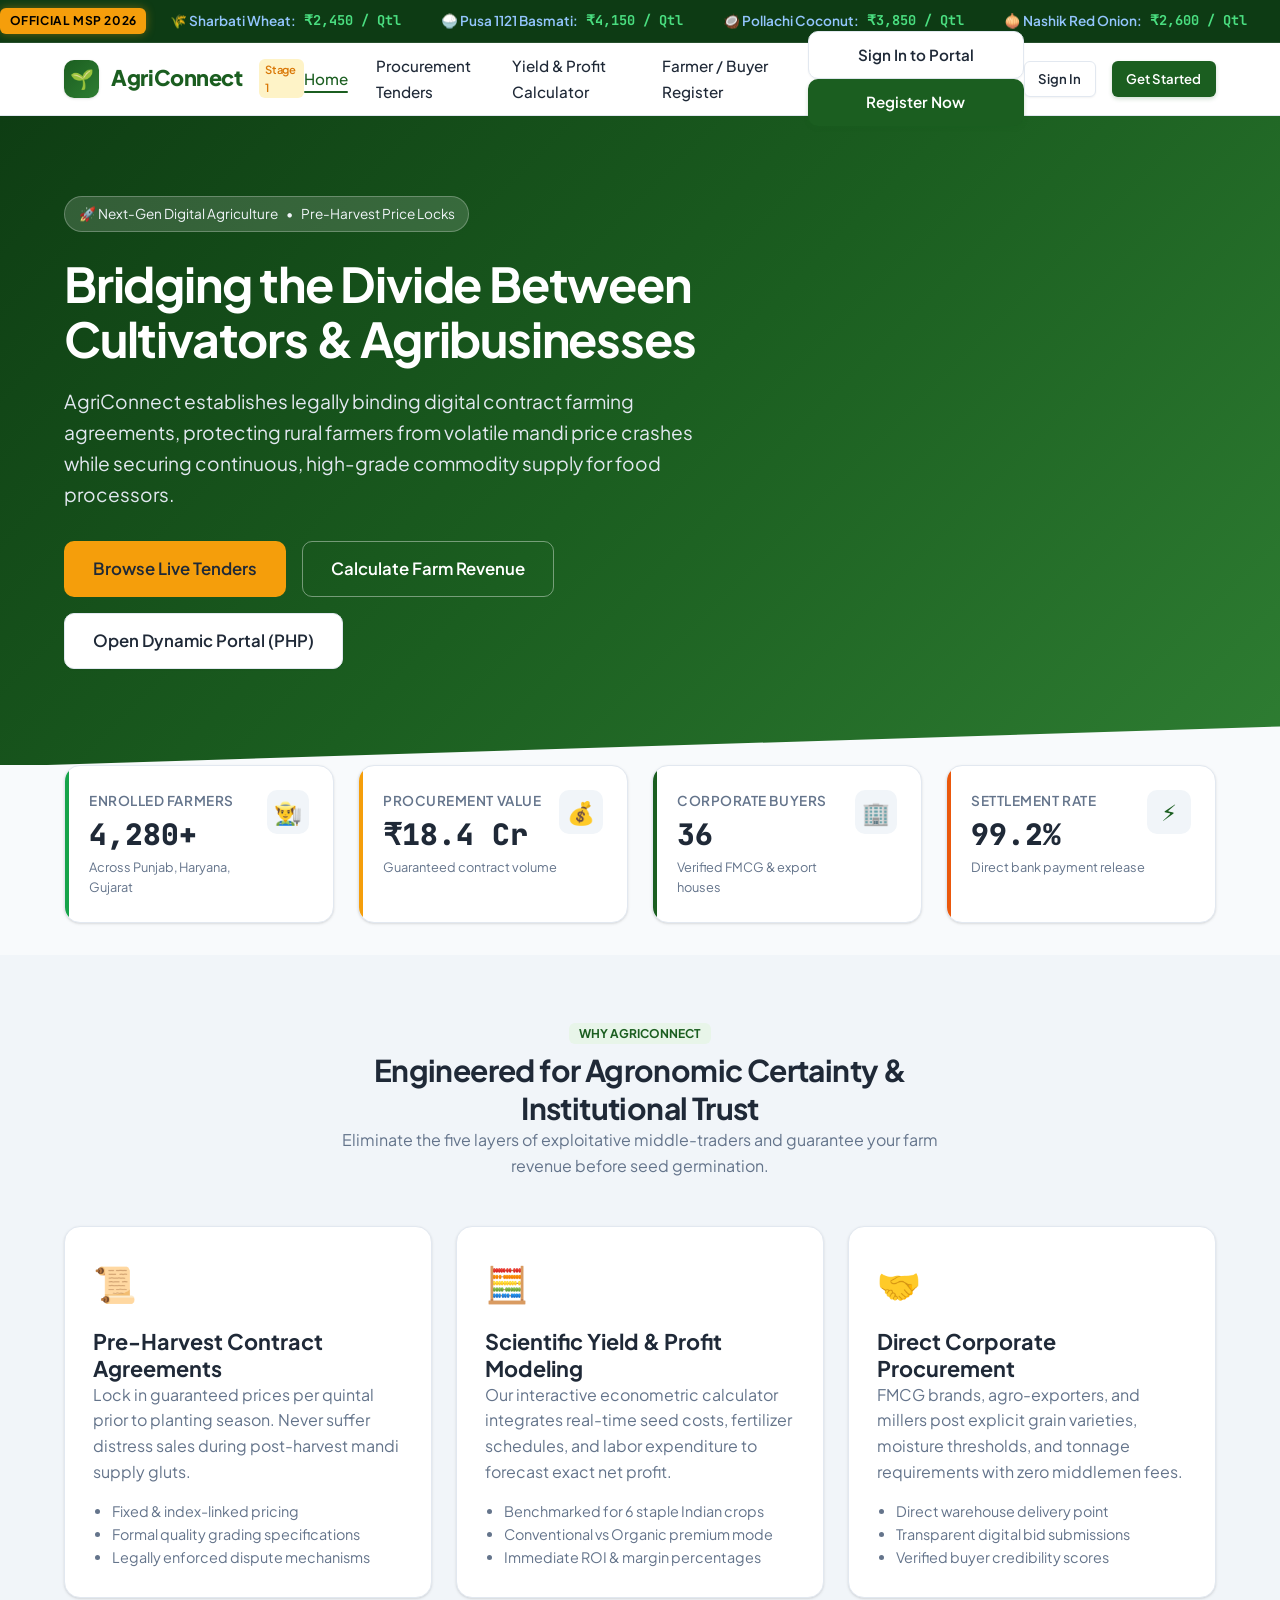
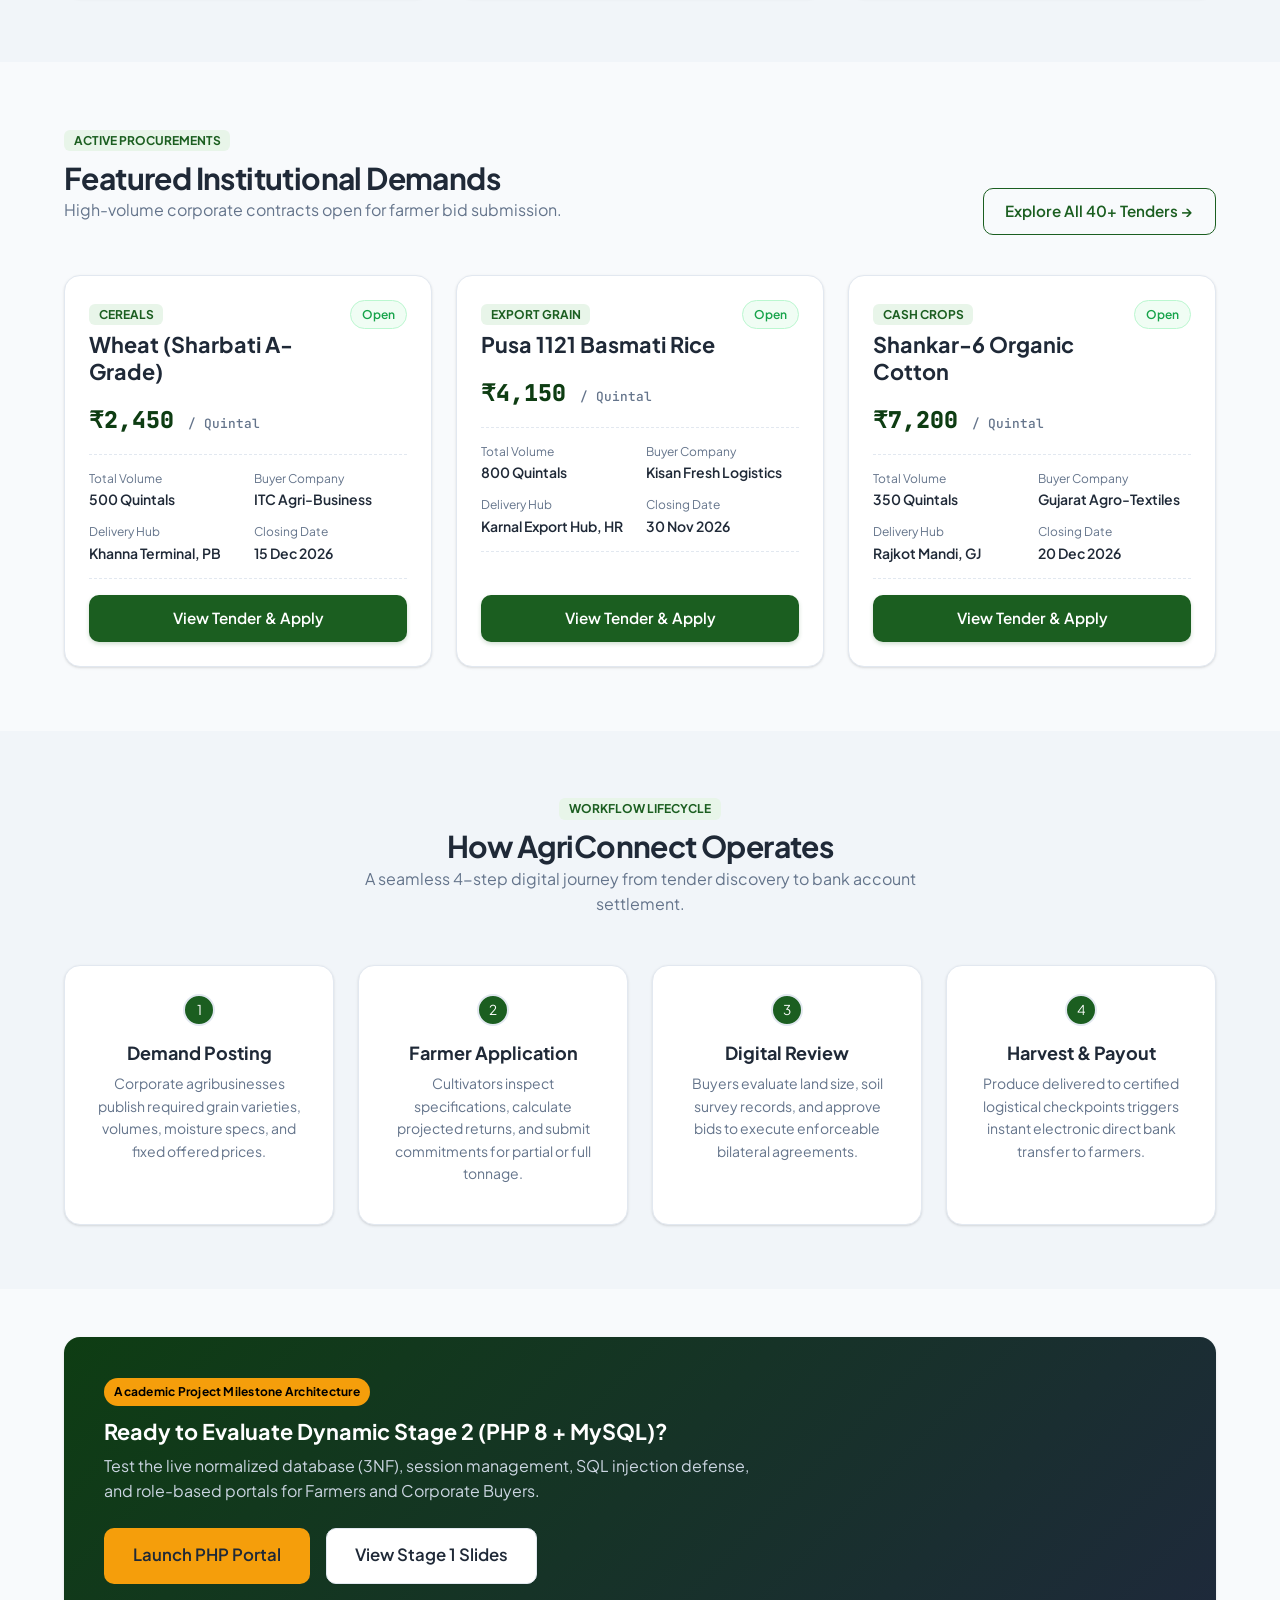
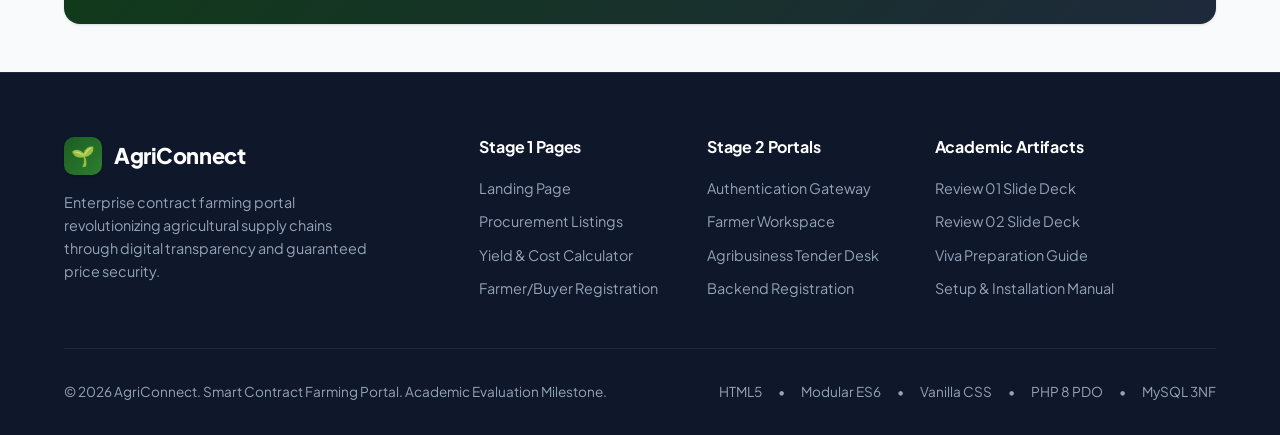
<file: index.html>
<!DOCTYPE html>
<html lang="en">
<head>
    <meta charset="UTF-8">
    <meta http-equiv="refresh" content="0; url=public/index.html">
    <title>Redirecting to AgriConnect...</title>
    <script>
        window.location.href = "public/index.html";
    </script>
</head>
<body style="font-family: sans-serif; display: flex; align-items: center; justify-content: center; min-height: 100vh; margin: 0; background: #f8fafc; color: #1b5e20;">
    <div style="text-align: center;">
        <h2>🌱 Launching AgriConnect...</h2>
        <p>If you are not redirected automatically, <a href="public/index.html" style="color: #2e7d32; font-weight: bold;">click here to enter AgriConnect Portal</a>.</p>
    </div>
</body>
</html>
</file>
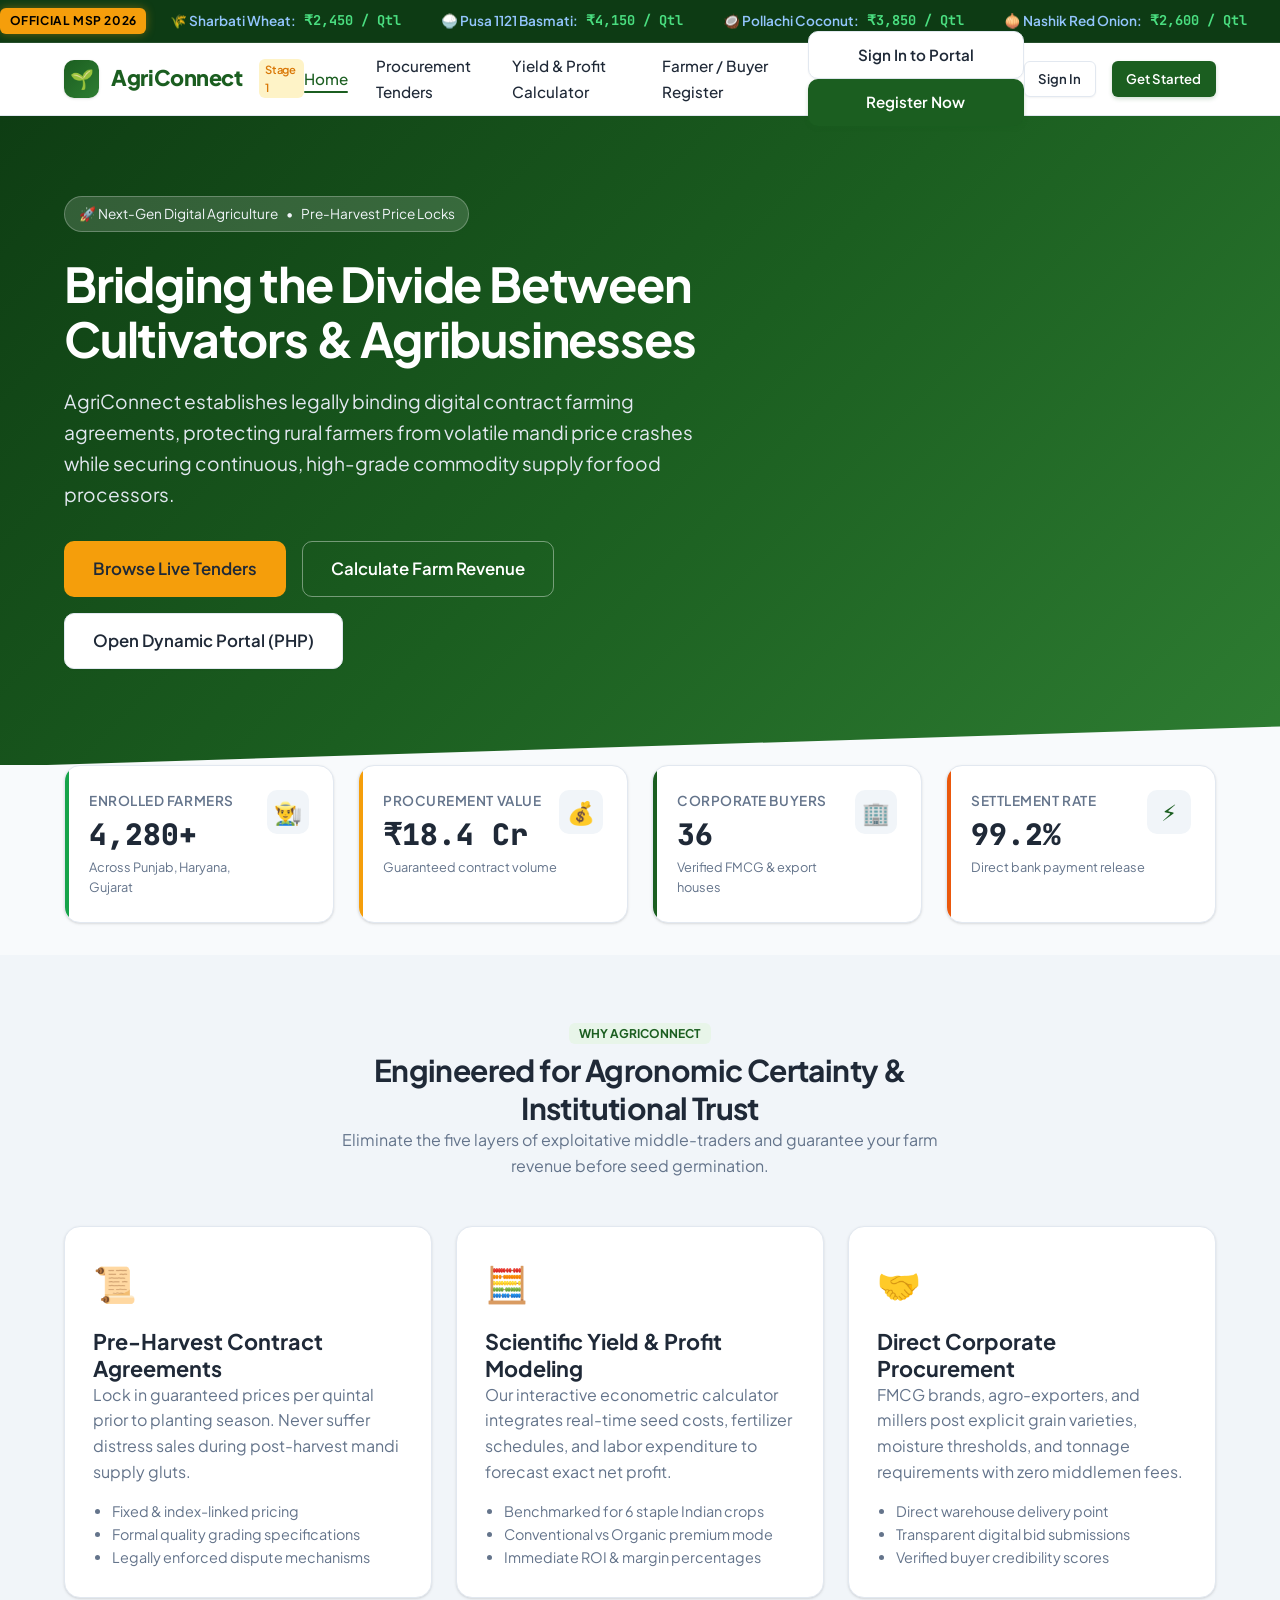
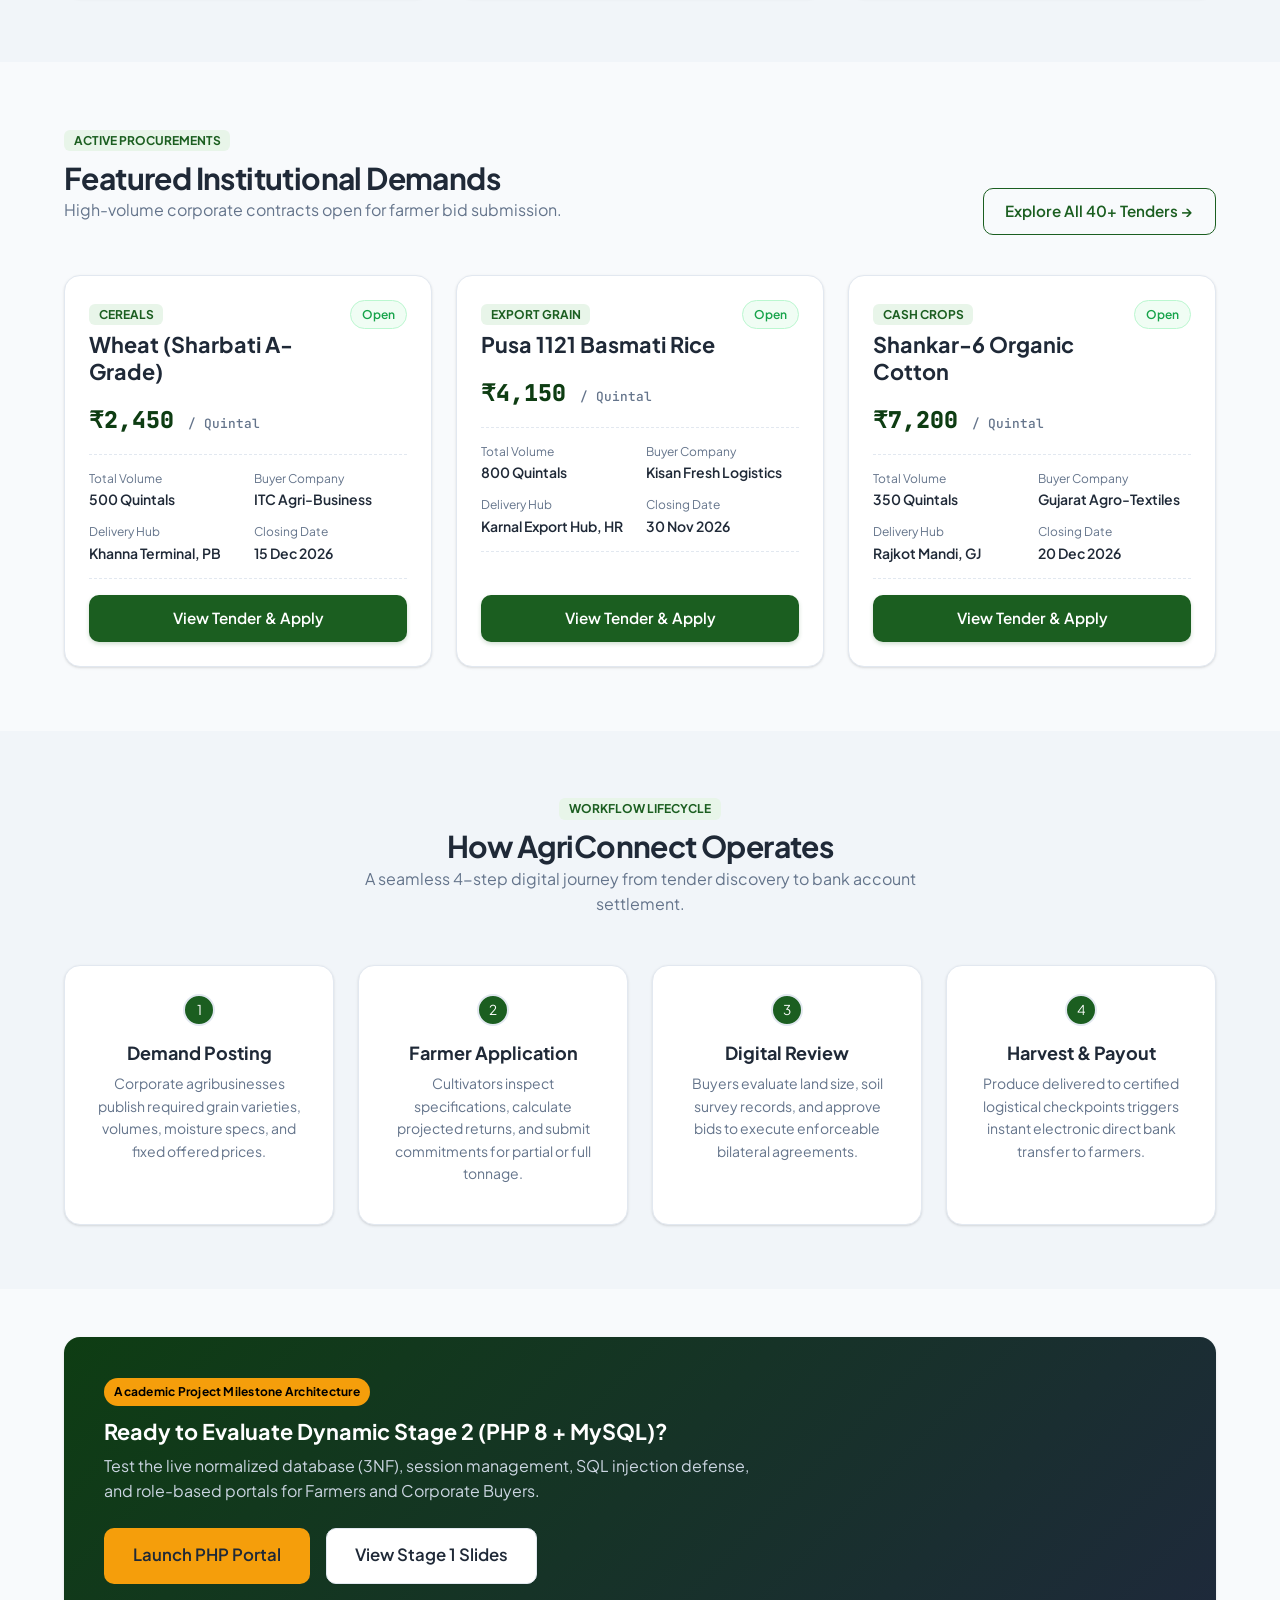
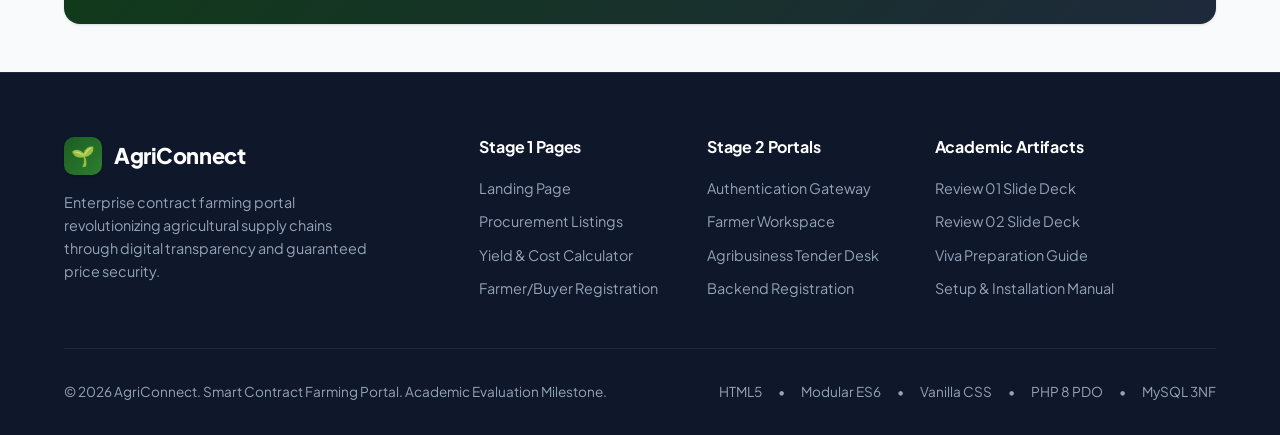
<file: public/index.html>
<!DOCTYPE html>
<html lang="en">
<head>
    <meta charset="UTF-8">
    <meta name="viewport" content="width=device-width, initial-scale=1.0">
    <meta name="description" content="AgriConnect — Smart Contract Farming & Agritech Management Portal connecting Indian cultivators with corporate agribusinesses through assured pre-harvest contracts.">
    <title>AgriConnect — Smart Contract Farming & Agritech Management Portal</title>
    
    <!-- Google Fonts -->
    <link rel="preconnect" href="https://fonts.googleapis.com">
    <link rel="preconnect" href="https://fonts.gstatic.com" crossorigin>
    <link href="https://fonts.googleapis.com/css2?family=Plus+Jakarta+Sans:wght@300;400;500;600;700;800&family=JetBrains+Mono:wght@400;500&display=swap" rel="stylesheet">
    
    <!-- Modern Agritech CSS System -->
    <link rel="stylesheet" href="../css/styles.css">
</head>
<body>

    <!-- 1. Government MSP Live Ticker -->
    <div class="msp-ticker-wrapper">
        <div class="container-wide msp-ticker-container">
            <span class="msp-badge">Official MSP 2026</span>
            <div class="msp-ticker-track">
                <div class="msp-item"><span class="crop-title">🌾 Sharbati Wheat:</span> <span class="price">₹2,450 / Qtl</span></div>
                <div class="msp-item"><span class="crop-title">🍚 Pusa 1121 Basmati:</span> <span class="price">₹4,150 / Qtl</span></div>
                <div class="msp-item"><span class="crop-title">🥥 Pollachi Coconut:</span> <span class="price">₹3,850 / Qtl</span></div>
                <div class="msp-item"><span class="crop-title">🧅 Nashik Red Onion:</span> <span class="price">₹2,600 / Qtl</span></div>
                <div class="msp-item"><span class="crop-title">🌱 Shankar-6 Cotton:</span> <span class="price">₹7,200 / Qtl</span></div>
                <div class="msp-item"><span class="crop-title">🫘 Yellow Soybean:</span> <span class="price">₹4,800 / Qtl</span></div>
                <div class="msp-item"><span class="crop-title">🌽 Hybrid Maize:</span> <span class="price">₹2,090 / Qtl</span></div>
                <div class="msp-item"><span class="crop-title">🌼 Mustard Seed:</span> <span class="price">₹5,650 / Qtl</span></div>
                <!-- Duplicate for infinite seamless marquee loop -->
                <div class="msp-item"><span class="crop-title">🌾 Sharbati Wheat:</span> <span class="price">₹2,450 / Qtl</span></div>
                <div class="msp-item"><span class="crop-title">🥥 Pollachi Coconut:</span> <span class="price">₹3,850 / Qtl</span></div>
                <div class="msp-item"><span class="crop-title">🧅 Nashik Red Onion:</span> <span class="price">₹2,600 / Qtl</span></div>
            </div>
        </div>
    </div>

    <!-- 2. Main Navigation Bar -->
    <header class="site-header">
        <div class="container navbar">
            <a href="index.html" class="brand-logo" id="brand-home-link">
                <div class="brand-icon">🌱</div>
                <span>AgriConnect</span>
                <span class="brand-tag">Stage 1</span>
            </a>

            <ul class="nav-menu" id="navMenu">
                <li><a href="index.html" class="nav-link active">Home</a></li>
                <li><a href="contracts.html" class="nav-link">Procurement Tenders</a></li>
                <li><a href="estimator.html" class="nav-link">Yield & Profit Calculator</a></li>
                <li><a href="register.html" class="nav-link">Farmer / Buyer Register</a></li>
                <li class="nav-actions-mobile">
                    <a href="../auth/login.php" class="btn btn-secondary btn-block">Sign In to Portal</a>
                    <a href="register.html" class="btn btn-primary btn-block">Register Now</a>
                </li>
            </ul>

            <div class="nav-actions">
                <a href="../auth/login.php" class="btn btn-secondary btn-sm" id="btn-login-nav">Sign In</a>
                <a href="register.html" class="btn btn-primary btn-sm" id="btn-register-nav">Get Started</a>
            </div>

            <button class="mobile-toggle" id="mobileToggle" aria-label="Toggle Navigation">
                <svg width="24" height="24" viewBox="0 0 24 24" fill="none" stroke="currentColor" stroke-width="2">
                    <line x1="3" y1="12" x2="21" y2="12"></line>
                    <line x1="3" y1="6" x2="21" y2="6"></line>
                    <line x1="3" y1="18" x2="21" y2="18"></line>
                </svg>
            </button>
        </div>
    </header>

    <main>
        <!-- 3. Hero Section -->
        <section class="hero">
            <div class="container">
                <div style="max-width: 780px;">
                    <div class="feature-pill">
                        <span>🚀 Next-Gen Digital Agriculture</span>
                        <span>•</span>
                        <span>Pre-Harvest Price Locks</span>
                    </div>
                    <h1>Bridging the Divide Between Cultivators & Agribusinesses</h1>
                    <p>
                        AgriConnect establishes legally binding digital contract farming agreements, protecting rural farmers from volatile mandi price crashes while securing continuous, high-grade commodity supply for food processors.
                    </p>
                    <div class="hero-cta">
                        <a href="contracts.html" class="btn btn-accent btn-lg" id="hero-btn-tenders">Browse Live Tenders</a>
                        <a href="estimator.html" class="btn btn-outline btn-lg" style="color: #ffffff; border-color: rgba(255,255,255,0.4);" id="hero-btn-calc">Calculate Farm Revenue</a>
                        <a href="../auth/login.php" class="btn btn-secondary btn-lg" id="hero-btn-login">Open Dynamic Portal (PHP)</a>
                    </div>
                </div>
            </div>
        </section>

        <!-- 4. Impact Statistics Counters -->
        <section class="section" style="padding-top: 2rem; padding-bottom: 2rem; margin-top: -2rem; position: relative; z-index: 20;">
            <div class="container">
                <div class="grid grid-4">
                    <div class="stat-card stat-success">
                        <div>
                            <div class="stat-label">Enrolled Farmers</div>
                            <div class="stat-value">4,280+</div>
                            <div class="stat-subtext">Across Punjab, Haryana, Gujarat</div>
                        </div>
                        <div class="stat-icon">👨‍🌾</div>
                    </div>
                    <div class="stat-card stat-accent">
                        <div>
                            <div class="stat-label">Procurement Value</div>
                            <div class="stat-value">₹18.4 Cr</div>
                            <div class="stat-subtext">Guaranteed contract volume</div>
                        </div>
                        <div class="stat-icon">💰</div>
                    </div>
                    <div class="stat-card">
                        <div>
                            <div class="stat-label">Corporate Buyers</div>
                            <div class="stat-value">36</div>
                            <div class="stat-subtext">Verified FMCG & export houses</div>
                        </div>
                        <div class="stat-icon">🏢</div>
                    </div>
                    <div class="stat-card stat-warning">
                        <div>
                            <div class="stat-label">Settlement Rate</div>
                            <div class="stat-value">99.2%</div>
                            <div class="stat-subtext">Direct bank payment release</div>
                        </div>
                        <div class="stat-icon">⚡</div>
                    </div>
                </div>
            </div>
        </section>

        <!-- 5. Core Platform Pillars -->
        <section class="section section-alt">
            <div class="container">
                <div class="text-center" style="max-width: 650px; margin: 0 auto 3rem auto;">
                    <span class="crop-tag">Why AgriConnect</span>
                    <h2 style="margin-top: 0.5rem;">Engineered for Agronomic Certainty & Institutional Trust</h2>
                    <p class="text-muted">Eliminate the five layers of exploitative middle-traders and guarantee your farm revenue before seed germination.</p>
                </div>

                <div class="grid grid-3">
                    <div class="card">
                        <div style="font-size: 2.2rem; margin-bottom: 1rem;">📜</div>
                        <h3>Pre-Harvest Contract Agreements</h3>
                        <p class="text-muted">
                            Lock in guaranteed prices per quintal prior to planting season. Never suffer distress sales during post-harvest mandi supply gluts.
                        </p>
                        <ul style="padding-left: 1.2rem; font-size: 0.9rem; color: var(--text-muted); margin-top: 1rem;">
                            <li>Fixed & index-linked pricing</li>
                            <li>Formal quality grading specifications</li>
                            <li>Legally enforced dispute mechanisms</li>
                        </ul>
                    </div>

                    <div class="card">
                        <div style="font-size: 2.2rem; margin-bottom: 1rem;">🧮</div>
                        <h3>Scientific Yield & Profit Modeling</h3>
                        <p class="text-muted">
                            Our interactive econometric calculator integrates real-time seed costs, fertilizer schedules, and labor expenditure to forecast exact net profit.
                        </p>
                        <ul style="padding-left: 1.2rem; font-size: 0.9rem; color: var(--text-muted); margin-top: 1rem;">
                            <li>Benchmarked for 6 staple Indian crops</li>
                            <li>Conventional vs Organic premium mode</li>
                            <li>Immediate ROI & margin percentages</li>
                        </ul>
                    </div>

                    <div class="card">
                        <div style="font-size: 2.2rem; margin-bottom: 1rem;">🤝</div>
                        <h3>Direct Corporate Procurement</h3>
                        <p class="text-muted">
                            FMCG brands, agro-exporters, and millers post explicit grain varieties, moisture thresholds, and tonnage requirements with zero middlemen fees.
                        </p>
                        <ul style="padding-left: 1.2rem; font-size: 0.9rem; color: var(--text-muted); margin-top: 1rem;">
                            <li>Direct warehouse delivery point</li>
                            <li>Transparent digital bid submissions</li>
                            <li>Verified buyer credibility scores</li>
                        </ul>
                    </div>
                </div>
            </div>
        </section>

        <!-- 6. Featured Tenders Preview -->
        <section class="section">
            <div class="container">
                <div style="display: flex; justify-content: space-between; align-items: flex-end; margin-bottom: 2.5rem; flex-wrap: wrap; gap: 1rem;">
                    <div>
                        <span class="crop-tag">Active Procurements</span>
                        <h2 style="margin-top: 0.5rem;">Featured Institutional Demands</h2>
                        <p class="text-muted">High-volume corporate contracts open for farmer bid submission.</p>
                    </div>
                    <a href="contracts.html" class="btn btn-outline">Explore All 40+ Tenders &rarr;</a>
                </div>

                <div class="grid grid-3">
                    <!-- Tender 1 -->
                    <div class="contract-card">
                        <div>
                            <div class="contract-header">
                                <div>
                                    <span class="crop-tag">Cereals</span>
                                    <h3 style="margin-top: 0.35rem;">Wheat (Sharbati A-Grade)</h3>
                                </div>
                                <span class="badge badge-open">Open</span>
                            </div>
                            <div class="contract-price">₹2,450 <span>/ Quintal</span></div>
                            <div class="contract-meta">
                                <div class="contract-meta-item">
                                    <span class="meta-label">Total Volume</span>
                                    <span class="meta-value">500 Quintals</span>
                                </div>
                                <div class="contract-meta-item">
                                    <span class="meta-label">Buyer Company</span>
                                    <span class="meta-value">ITC Agri-Business</span>
                                </div>
                                <div class="contract-meta-item">
                                    <span class="meta-label">Delivery Hub</span>
                                    <span class="meta-value">Khanna Terminal, PB</span>
                                </div>
                                <div class="contract-meta-item">
                                    <span class="meta-label">Closing Date</span>
                                    <span class="meta-value">15 Dec 2026</span>
                                </div>
                            </div>
                        </div>
                        <a href="contracts.html" class="btn btn-primary btn-block">View Tender & Apply</a>
                    </div>

                    <!-- Tender 2 -->
                    <div class="contract-card">
                        <div>
                            <div class="contract-header">
                                <div>
                                    <span class="crop-tag">Export Grain</span>
                                    <h3 style="margin-top: 0.35rem;">Pusa 1121 Basmati Rice</h3>
                                </div>
                                <span class="badge badge-open">Open</span>
                            </div>
                            <div class="contract-price">₹4,150 <span>/ Quintal</span></div>
                            <div class="contract-meta">
                                <div class="contract-meta-item">
                                    <span class="meta-label">Total Volume</span>
                                    <span class="meta-value">800 Quintals</span>
                                </div>
                                <div class="contract-meta-item">
                                    <span class="meta-label">Buyer Company</span>
                                    <span class="meta-value">Kisan Fresh Logistics</span>
                                </div>
                                <div class="contract-meta-item">
                                    <span class="meta-label">Delivery Hub</span>
                                    <span class="meta-value">Karnal Export Hub, HR</span>
                                </div>
                                <div class="contract-meta-item">
                                    <span class="meta-label">Closing Date</span>
                                    <span class="meta-value">30 Nov 2026</span>
                                </div>
                            </div>
                        </div>
                        <a href="contracts.html" class="btn btn-primary btn-block">View Tender & Apply</a>
                    </div>

                    <!-- Tender 3 -->
                    <div class="contract-card">
                        <div>
                            <div class="contract-header">
                                <div>
                                    <span class="crop-tag">Cash Crops</span>
                                    <h3 style="margin-top: 0.35rem;">Shankar-6 Organic Cotton</h3>
                                </div>
                                <span class="badge badge-open">Open</span>
                            </div>
                            <div class="contract-price">₹7,200 <span>/ Quintal</span></div>
                            <div class="contract-meta">
                                <div class="contract-meta-item">
                                    <span class="meta-label">Total Volume</span>
                                    <span class="meta-value">350 Quintals</span>
                                </div>
                                <div class="contract-meta-item">
                                    <span class="meta-label">Buyer Company</span>
                                    <span class="meta-value">Gujarat Agro-Textiles</span>
                                </div>
                                <div class="contract-meta-item">
                                    <span class="meta-label">Delivery Hub</span>
                                    <span class="meta-value">Rajkot Mandi, GJ</span>
                                </div>
                                <div class="contract-meta-item">
                                    <span class="meta-label">Closing Date</span>
                                    <span class="meta-value">20 Dec 2026</span>
                                </div>
                            </div>
                        </div>
                        <a href="contracts.html" class="btn btn-primary btn-block">View Tender & Apply</a>
                    </div>
                </div>
            </div>
        </section>

        <!-- 7. How It Works (Workflow Breakdown) -->
        <section class="section section-alt">
            <div class="container">
                <div class="text-center" style="max-width: 600px; margin: 0 auto 3rem auto;">
                    <span class="crop-tag">Workflow Lifecycle</span>
                    <h2 style="margin-top: 0.5rem;">How AgriConnect Operates</h2>
                    <p class="text-muted">A seamless 4-step digital journey from tender discovery to bank account settlement.</p>
                </div>

                <div class="grid grid-4">
                    <div class="card" style="text-align: center;">
                        <div class="step-number" style="margin: 0 auto 1rem auto; background: var(--primary); color: #fff;">1</div>
                        <h4 style="margin-bottom: 0.5rem;">Demand Posting</h4>
                        <p class="text-muted" style="font-size: 0.875rem;">Corporate agribusinesses publish required grain varieties, volumes, moisture specs, and fixed offered prices.</p>
                    </div>
                    <div class="card" style="text-align: center;">
                        <div class="step-number" style="margin: 0 auto 1rem auto; background: var(--primary); color: #fff;">2</div>
                        <h4 style="margin-bottom: 0.5rem;">Farmer Application</h4>
                        <p class="text-muted" style="font-size: 0.875rem;">Cultivators inspect specifications, calculate projected returns, and submit commitments for partial or full tonnage.</p>
                    </div>
                    <div class="card" style="text-align: center;">
                        <div class="step-number" style="margin: 0 auto 1rem auto; background: var(--primary); color: #fff;">3</div>
                        <h4 style="margin-bottom: 0.5rem;">Digital Review</h4>
                        <p class="text-muted" style="font-size: 0.875rem;">Buyers evaluate land size, soil survey records, and approve bids to execute enforceable bilateral agreements.</p>
                    </div>
                    <div class="card" style="text-align: center;">
                        <div class="step-number" style="margin: 0 auto 1rem auto; background: var(--primary); color: #fff;">4</div>
                        <h4 style="margin-bottom: 0.5rem;">Harvest & Payout</h4>
                        <p class="text-muted" style="font-size: 0.875rem;">Produce delivered to certified logistical checkpoints triggers instant electronic direct bank transfer to farmers.</p>
                    </div>
                </div>
            </div>
        </section>

        <!-- 8. Evaluator / Academic Banner -->
        <section class="section" style="padding-top: 3rem; padding-bottom: 3rem;">
            <div class="container">
                <div class="card" style="background: linear-gradient(135deg, #0e3d13, #1e293b); color: #fff; padding: 2.5rem; border: none;">
                    <div style="display: flex; justify-content: space-between; align-items: center; flex-wrap: wrap; gap: 1.5rem;">
                        <div>
                            <span class="badge" style="background: var(--accent); color: #000; font-weight: 700; margin-bottom: 0.75rem;">Academic Project Milestone Architecture</span>
                            <h3 style="color: #ffffff; margin-bottom: 0.5rem;">Ready to Evaluate Dynamic Stage 2 (PHP 8 + MySQL)?</h3>
                            <p style="color: #cbd5e1; max-width: 650px; margin-bottom: 0;">
                                Test the live normalized database (3NF), session management, SQL injection defense, and role-based portals for Farmers and Corporate Buyers.
                            </p>
                        </div>
                        <div style="display: flex; gap: 1rem; flex-wrap: wrap;">
                            <a href="../auth/login.php" class="btn btn-accent btn-lg">Launch PHP Portal</a>
                            <a href="../docs/Review_01_Presentation.md" class="btn btn-secondary btn-lg">View Stage 1 Slides</a>
                        </div>
                    </div>
                </div>
            </div>
        </section>
    </main>

    <!-- Global Footer -->
    <footer class="site-footer">
        <div class="container">
            <div class="footer-grid">
                <div>
                    <div class="brand-logo" style="color: #ffffff; margin-bottom: 1rem;">
                        <div class="brand-icon">🌱</div>
                        <span>AgriConnect</span>
                    </div>
                    <p style="color: #94a3b8; max-width: 320px;">
                        Enterprise contract farming portal revolutionizing agricultural supply chains through digital transparency and guaranteed price security.
                    </p>
                </div>
                <div>
                    <h4 class="footer-heading">Stage 1 Pages</h4>
                    <ul class="footer-links">
                        <li><a href="index.html">Landing Page</a></li>
                        <li><a href="contracts.html">Procurement Listings</a></li>
                        <li><a href="estimator.html">Yield & Cost Calculator</a></li>
                        <li><a href="register.html">Farmer/Buyer Registration</a></li>
                    </ul>
                </div>
                <div>
                    <h4 class="footer-heading">Stage 2 Portals</h4>
                    <ul class="footer-links">
                        <li><a href="../auth/login.php">Authentication Gateway</a></li>
                        <li><a href="../farmer/dashboard.php">Farmer Workspace</a></li>
                        <li><a href="../buyer/dashboard.php">Agribusiness Tender Desk</a></li>
                        <li><a href="../auth/register.php">Backend Registration</a></li>
                    </ul>
                </div>
                <div>
                    <h4 class="footer-heading">Academic Artifacts</h4>
                    <ul class="footer-links">
                        <li><a href="../docs/Review_01_Presentation.md">Review 01 Slide Deck</a></li>
                        <li><a href="../docs/Review_02_Presentation.md">Review 02 Slide Deck</a></li>
                        <li><a href="../docs/Viva_Preparation_Guide.md">Viva Preparation Guide</a></li>
                        <li><a href="../README.md">Setup & Installation Manual</a></li>
                    </ul>
                </div>
            </div>
            <div class="footer-bottom">
                <div>&copy; 2026 AgriConnect. Smart Contract Farming Portal. Academic Evaluation Milestone.</div>
                <div style="display: flex; gap: 1rem;">
                    <span>HTML5</span> • <span>Modular ES6</span> • <span>Vanilla CSS</span> • <span>PHP 8 PDO</span> • <span>MySQL 3NF</span>
                </div>
            </div>
        </div>
    </footer>

    <script>
        document.addEventListener('DOMContentLoaded', () => {
            const toggle = document.getElementById('mobileToggle');
            const menu = document.getElementById('navMenu');
            if (toggle && menu) {
                toggle.addEventListener('click', () => menu.classList.toggle('is-active'));
            }
        });
    </script>
</body>
</html>
</file>
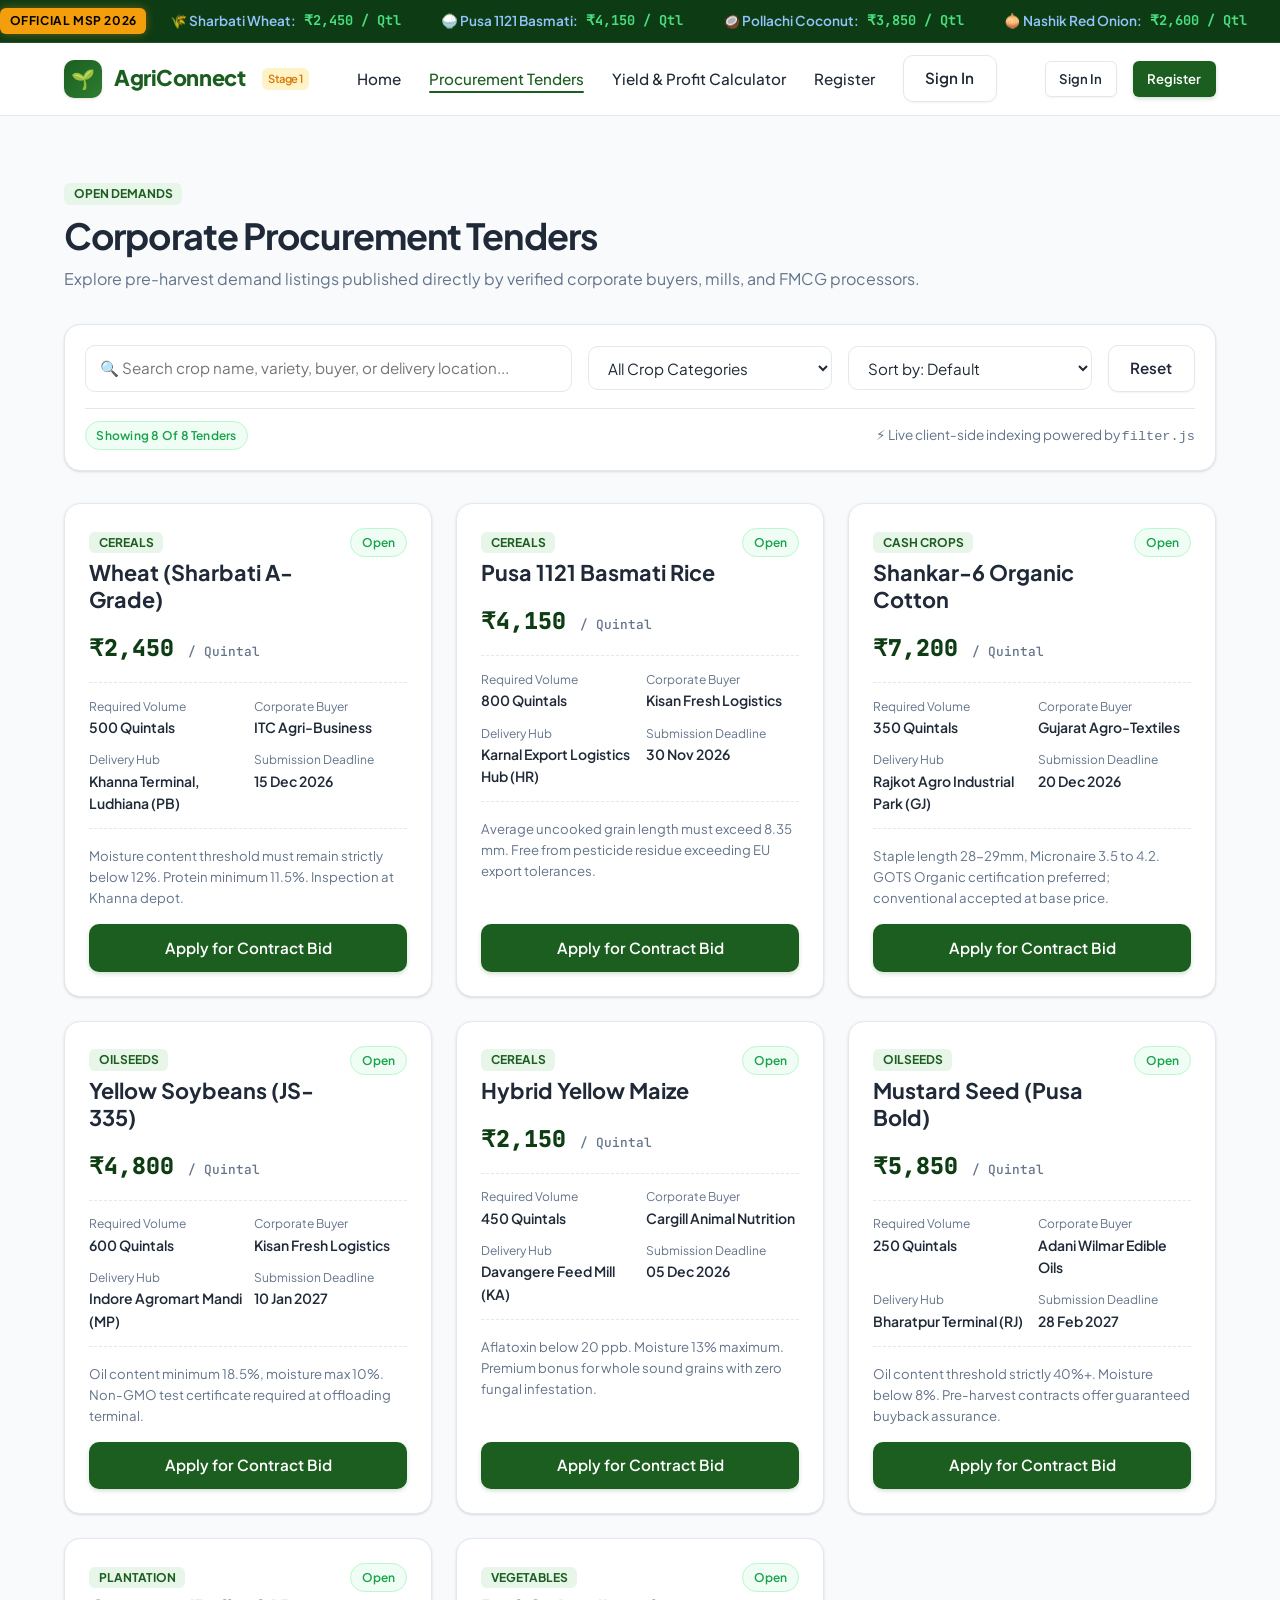
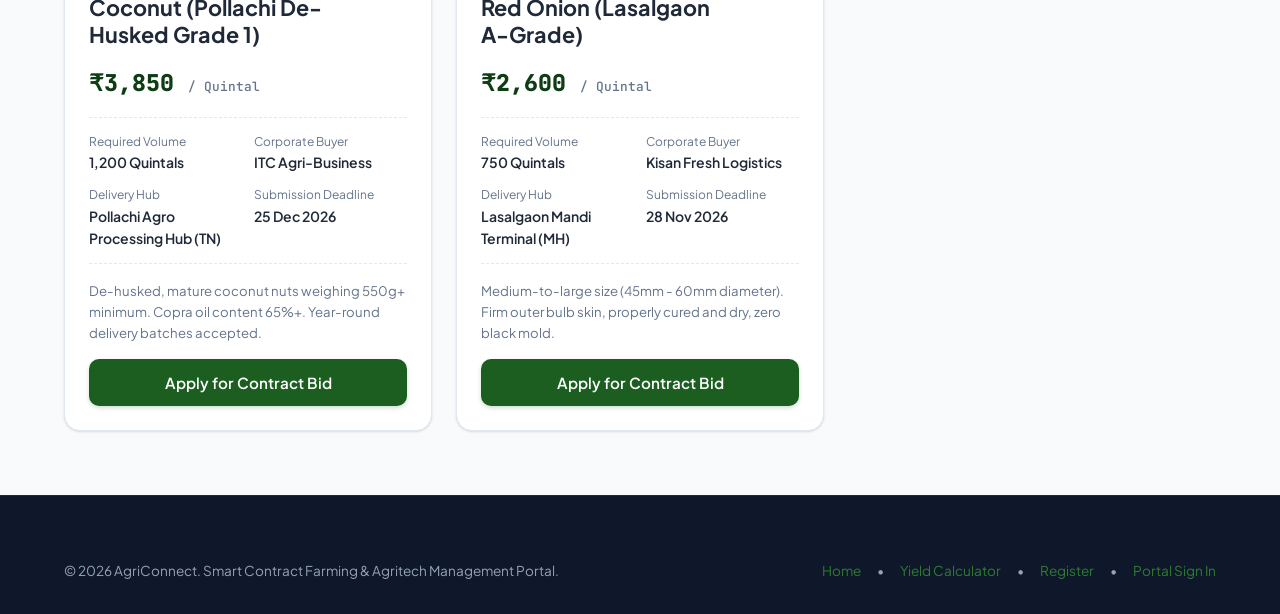
<file: public/contracts.html>
<!DOCTYPE html>
<html lang="en">
<head>
    <meta charset="UTF-8">
    <meta name="viewport" content="width=device-width, initial-scale=1.0">
    <meta name="description" content="Browse live institutional contract farming procurement tenders posted by verified agribusinesses on AgriConnect. Filter by crop, location, and offered prices.">
    <title>Procurement Tenders & Contracts — AgriConnect</title>
    
    <!-- Google Fonts -->
    <link rel="preconnect" href="https://fonts.googleapis.com">
    <link rel="preconnect" href="https://fonts.gstatic.com" crossorigin>
    <link href="https://fonts.googleapis.com/css2?family=Plus+Jakarta+Sans:wght@300;400;500;600;700;800&family=JetBrains+Mono:wght@400;500&display=swap" rel="stylesheet">
    
    <!-- Modern Stylesheet -->
    <link rel="stylesheet" href="../css/styles.css">
</head>
<body>

    <!-- MSP Ticker Bar -->
    <div class="msp-ticker-wrapper">
        <div class="container-wide msp-ticker-container">
            <span class="msp-badge">Official MSP 2026</span>
            <div class="msp-ticker-track">
                <div class="msp-item"><span class="crop-title">🌾 Sharbati Wheat:</span> <span class="price">₹2,450 / Qtl</span></div>
                <div class="msp-item"><span class="crop-title">🍚 Pusa 1121 Basmati:</span> <span class="price">₹4,150 / Qtl</span></div>
                <div class="msp-item"><span class="crop-title">🥥 Pollachi Coconut:</span> <span class="price">₹3,850 / Qtl</span></div>
                <div class="msp-item"><span class="crop-title">🧅 Nashik Red Onion:</span> <span class="price">₹2,600 / Qtl</span></div>
                <div class="msp-item"><span class="crop-title">🌱 Shankar-6 Cotton:</span> <span class="price">₹7,200 / Qtl</span></div>
                <div class="msp-item"><span class="crop-title">🫘 Yellow Soybean:</span> <span class="price">₹4,800 / Qtl</span></div>
                <div class="msp-item"><span class="crop-title">🌽 Hybrid Maize:</span> <span class="price">₹2,090 / Qtl</span></div>
                <div class="msp-item"><span class="crop-title">🌼 Mustard Seed:</span> <span class="price">₹5,650 / Qtl</span></div>
            </div>
        </div>
    </div>

    <!-- Header Navigation -->
    <header class="site-header">
        <div class="container navbar">
            <a href="index.html" class="brand-logo">
                <div class="brand-icon">🌱</div>
                <span>AgriConnect</span>
                <span class="brand-tag">Stage 1</span>
            </a>

            <ul class="nav-menu" id="navMenu">
                <li><a href="index.html" class="nav-link">Home</a></li>
                <li><a href="contracts.html" class="nav-link active">Procurement Tenders</a></li>
                <li><a href="estimator.html" class="nav-link">Yield & Profit Calculator</a></li>
                <li><a href="register.html" class="nav-link">Register</a></li>
                <li class="nav-actions-mobile">
                    <a href="../auth/login.php" class="btn btn-secondary btn-block">Sign In</a>
                </li>
            </ul>

            <div class="nav-actions">
                <a href="../auth/login.php" class="btn btn-secondary btn-sm">Sign In</a>
                <a href="register.html" class="btn btn-primary btn-sm">Register</a>
            </div>

            <button class="mobile-toggle" id="mobileToggle" aria-label="Toggle Menu">
                <svg width="24" height="24" viewBox="0 0 24 24" fill="none" stroke="currentColor" stroke-width="2">
                    <line x1="3" y1="12" x2="21" y2="12"></line>
                    <line x1="3" y1="6" x2="21" y2="6"></line>
                    <line x1="3" y1="18" x2="21" y2="18"></line>
                </svg>
            </button>
        </div>
    </header>

    <main class="section">
        <div class="container">
            <!-- Header Title -->
            <div style="margin-bottom: 2rem;">
                <span class="crop-tag">Open Demands</span>
                <h1 style="margin-top: 0.5rem; margin-bottom: 0.5rem;">Corporate Procurement Tenders</h1>
                <p class="text-muted">
                    Explore pre-harvest demand listings published directly by verified corporate buyers, mills, and FMCG processors.
                </p>
            </div>

            <!-- Search, Category Filter, and Sorting Controls -->
            <div class="card" style="margin-bottom: 2rem; padding: 1.25rem;">
                <div style="display: grid; grid-template-columns: 2fr 1fr 1fr auto; gap: 1rem; align-items: center;" id="filter-bar">
                    <!-- Search Input -->
                    <div>
                        <input type="text" id="contract-search" class="form-control" placeholder="🔍 Search crop name, variety, buyer, or delivery location...">
                    </div>

                    <!-- Category Dropdown -->
                    <div>
                        <select id="contract-category" class="form-control">
                            <option value="all">All Crop Categories</option>
                            <option value="cereals">Cereals & Grains</option>
                            <option value="cash-crops">Cash Crops & Fibers</option>
                            <option value="oilseeds">Oilseeds & Pulses</option>
                            <option value="plantation">Plantation (Coconut)</option>
                            <option value="vegetables">Vegetables (Onion)</option>
                        </select>
                    </div>

                    <!-- Sort Order Dropdown -->
                    <div>
                        <select id="contract-sort" class="form-control">
                            <option value="default">Sort by: Default</option>
                            <option value="price-desc">Price: High to Low</option>
                            <option value="price-asc">Price: Low to High</option>
                            <option value="qty-desc">Required Volume: High to Low</option>
                            <option value="qty-asc">Required Volume: Low to High</option>
                        </select>
                    </div>

                    <!-- Reset Filter Button -->
                    <div>
                        <button type="button" class="btn btn-secondary" id="filter-reset-btn" title="Reset Filters">Reset</button>
                    </div>
                </div>

                <div style="display: flex; justify-content: space-between; align-items: center; margin-top: 1rem; padding-top: 0.75rem; border-top: 1px solid var(--border); font-size: 0.85rem;">
                    <span class="badge badge-open" id="contract-count-badge">Showing 8 of 8 Tenders</span>
                    <span class="text-muted">⚡ Live client-side indexing powered by <code>filter.js</code></span>
                </div>
            </div>

            <!-- Contracts Card Grid -->
            <div class="grid grid-3" id="contracts-grid">
                <!-- Contract 1 -->
                <div class="contract-card" 
                     data-crop="wheat" 
                     data-category="cereals" 
                     data-price="2450" 
                     data-quantity="500" 
                     data-location="ludhiana punjab" 
                     data-buyer="itc agri-business">
                    <div>
                        <div class="contract-header">
                            <div>
                                <span class="crop-tag">Cereals</span>
                                <h3 class="crop-title" style="margin-top: 0.35rem;">Wheat (Sharbati A-Grade)</h3>
                            </div>
                            <span class="badge badge-open">Open</span>
                        </div>
                        <div class="contract-price">₹2,450 <span>/ Quintal</span></div>
                        <div class="contract-meta">
                            <div class="contract-meta-item">
                                <span class="meta-label">Required Volume</span>
                                <span class="meta-value">500 Quintals</span>
                            </div>
                            <div class="contract-meta-item">
                                <span class="meta-label">Corporate Buyer</span>
                                <span class="meta-value meta-buyer">ITC Agri-Business</span>
                            </div>
                            <div class="contract-meta-item">
                                <span class="meta-label">Delivery Hub</span>
                                <span class="meta-value meta-location">Khanna Terminal, Ludhiana (PB)</span>
                            </div>
                            <div class="contract-meta-item">
                                <span class="meta-label">Submission Deadline</span>
                                <span class="meta-value">15 Dec 2026</span>
                            </div>
                        </div>
                        <p style="font-size: 0.825rem; color: var(--text-muted); margin-bottom: 1rem;">
                            Moisture content threshold must remain strictly below 12%. Protein minimum 11.5%. Inspection at Khanna depot.
                        </p>
                    </div>
                    <button type="button" class="btn btn-primary btn-block btn-apply-modal" 
                            data-title="Wheat (Sharbati A-Grade)" 
                            data-price="₹2,450 / Qtl" 
                            data-buyer="ITC Agri-Business" 
                            data-demand-id="1">
                        Apply for Contract Bid
                    </button>
                </div>

                <!-- Contract 2 -->
                <div class="contract-card" 
                     data-crop="rice" 
                     data-category="cereals" 
                     data-price="4150" 
                     data-quantity="800" 
                     data-location="karnal haryana" 
                     data-buyer="kisan fresh logistics">
                    <div>
                        <div class="contract-header">
                            <div>
                                <span class="crop-tag">Cereals</span>
                                <h3 class="crop-title" style="margin-top: 0.35rem;">Pusa 1121 Basmati Rice</h3>
                            </div>
                            <span class="badge badge-open">Open</span>
                        </div>
                        <div class="contract-price">₹4,150 <span>/ Quintal</span></div>
                        <div class="contract-meta">
                            <div class="contract-meta-item">
                                <span class="meta-label">Required Volume</span>
                                <span class="meta-value">800 Quintals</span>
                            </div>
                            <div class="contract-meta-item">
                                <span class="meta-label">Corporate Buyer</span>
                                <span class="meta-value meta-buyer">Kisan Fresh Logistics</span>
                            </div>
                            <div class="contract-meta-item">
                                <span class="meta-label">Delivery Hub</span>
                                <span class="meta-value meta-location">Karnal Export Logistics Hub (HR)</span>
                            </div>
                            <div class="contract-meta-item">
                                <span class="meta-label">Submission Deadline</span>
                                <span class="meta-value">30 Nov 2026</span>
                            </div>
                        </div>
                        <p style="font-size: 0.825rem; color: var(--text-muted); margin-bottom: 1rem;">
                            Average uncooked grain length must exceed 8.35 mm. Free from pesticide residue exceeding EU export tolerances.
                        </p>
                    </div>
                    <button type="button" class="btn btn-primary btn-block btn-apply-modal" 
                            data-title="Pusa 1121 Basmati Rice" 
                            data-price="₹4,150 / Qtl" 
                            data-buyer="Kisan Fresh Logistics" 
                            data-demand-id="2">
                        Apply for Contract Bid
                    </button>
                </div>

                <!-- Contract 3 -->
                <div class="contract-card" 
                     data-crop="cotton" 
                     data-category="cash-crops" 
                     data-price="7200" 
                     data-quantity="350" 
                     data-location="rajkot gujarat" 
                     data-buyer="gujarat agro-textiles">
                    <div>
                        <div class="contract-header">
                            <div>
                                <span class="crop-tag">Cash Crops</span>
                                <h3 class="crop-title" style="margin-top: 0.35rem;">Shankar-6 Organic Cotton</h3>
                            </div>
                            <span class="badge badge-open">Open</span>
                        </div>
                        <div class="contract-price">₹7,200 <span>/ Quintal</span></div>
                        <div class="contract-meta">
                            <div class="contract-meta-item">
                                <span class="meta-label">Required Volume</span>
                                <span class="meta-value">350 Quintals</span>
                            </div>
                            <div class="contract-meta-item">
                                <span class="meta-label">Corporate Buyer</span>
                                <span class="meta-value meta-buyer">Gujarat Agro-Textiles</span>
                            </div>
                            <div class="contract-meta-item">
                                <span class="meta-label">Delivery Hub</span>
                                <span class="meta-value meta-location">Rajkot Agro Industrial Park (GJ)</span>
                            </div>
                            <div class="contract-meta-item">
                                <span class="meta-label">Submission Deadline</span>
                                <span class="meta-value">20 Dec 2026</span>
                            </div>
                        </div>
                        <p style="font-size: 0.825rem; color: var(--text-muted); margin-bottom: 1rem;">
                            Staple length 28-29mm, Micronaire 3.5 to 4.2. GOTS Organic certification preferred; conventional accepted at base price.
                        </p>
                    </div>
                    <button type="button" class="btn btn-primary btn-block btn-apply-modal" 
                            data-title="Shankar-6 Organic Cotton" 
                            data-price="₹7,200 / Qtl" 
                            data-buyer="Gujarat Agro-Textiles" 
                            data-demand-id="3">
                        Apply for Contract Bid
                    </button>
                </div>

                <!-- Contract 4 -->
                <div class="contract-card" 
                     data-crop="soybean" 
                     data-category="oilseeds" 
                     data-price="4800" 
                     data-quantity="600" 
                     data-location="indore madhya pradesh" 
                     data-buyer="kisan fresh logistics">
                    <div>
                        <div class="contract-header">
                            <div>
                                <span class="crop-tag">Oilseeds</span>
                                <h3 class="crop-title" style="margin-top: 0.35rem;">Yellow Soybeans (JS-335)</h3>
                            </div>
                            <span class="badge badge-open">Open</span>
                        </div>
                        <div class="contract-price">₹4,800 <span>/ Quintal</span></div>
                        <div class="contract-meta">
                            <div class="contract-meta-item">
                                <span class="meta-label">Required Volume</span>
                                <span class="meta-value">600 Quintals</span>
                            </div>
                            <div class="contract-meta-item">
                                <span class="meta-label">Corporate Buyer</span>
                                <span class="meta-value meta-buyer">Kisan Fresh Logistics</span>
                            </div>
                            <div class="contract-meta-item">
                                <span class="meta-label">Delivery Hub</span>
                                <span class="meta-value meta-location">Indore Agromart Mandi (MP)</span>
                            </div>
                            <div class="contract-meta-item">
                                <span class="meta-label">Submission Deadline</span>
                                <span class="meta-value">10 Jan 2027</span>
                            </div>
                        </div>
                        <p style="font-size: 0.825rem; color: var(--text-muted); margin-bottom: 1rem;">
                            Oil content minimum 18.5%, moisture max 10%. Non-GMO test certificate required at offloading terminal.
                        </p>
                    </div>
                    <button type="button" class="btn btn-primary btn-block btn-apply-modal" 
                            data-title="Yellow Soybeans (JS-335)" 
                            data-price="₹4,800 / Qtl" 
                            data-buyer="Kisan Fresh Logistics" 
                            data-demand-id="4">
                        Apply for Contract Bid
                    </button>
                </div>

                <!-- Contract 5 -->
                <div class="contract-card" 
                     data-crop="maize" 
                     data-category="cereals" 
                     data-price="2150" 
                     data-quantity="450" 
                     data-location="davangere karnataka" 
                     data-buyer="cargill animal nutrition">
                    <div>
                        <div class="contract-header">
                            <div>
                                <span class="crop-tag">Cereals</span>
                                <h3 class="crop-title" style="margin-top: 0.35rem;">Hybrid Yellow Maize</h3>
                            </div>
                            <span class="badge badge-open">Open</span>
                        </div>
                        <div class="contract-price">₹2,150 <span>/ Quintal</span></div>
                        <div class="contract-meta">
                            <div class="contract-meta-item">
                                <span class="meta-label">Required Volume</span>
                                <span class="meta-value">450 Quintals</span>
                            </div>
                            <div class="contract-meta-item">
                                <span class="meta-label">Corporate Buyer</span>
                                <span class="meta-value meta-buyer">Cargill Animal Nutrition</span>
                            </div>
                            <div class="contract-meta-item">
                                <span class="meta-label">Delivery Hub</span>
                                <span class="meta-value meta-location">Davangere Feed Mill (KA)</span>
                            </div>
                            <div class="contract-meta-item">
                                <span class="meta-label">Submission Deadline</span>
                                <span class="meta-value">05 Dec 2026</span>
                            </div>
                        </div>
                        <p style="font-size: 0.825rem; color: var(--text-muted); margin-bottom: 1rem;">
                            Aflatoxin below 20 ppb. Moisture 13% maximum. Premium bonus for whole sound grains with zero fungal infestation.
                        </p>
                    </div>
                    <button type="button" class="btn btn-primary btn-block btn-apply-modal" 
                            data-title="Hybrid Yellow Maize" 
                            data-price="₹2,150 / Qtl" 
                            data-buyer="Cargill Animal Nutrition" 
                            data-demand-id="5">
                        Apply for Contract Bid
                    </button>
                </div>

                <!-- Contract 6 -->
                <div class="contract-card" 
                     data-crop="mustard" 
                     data-category="oilseeds" 
                     data-price="5850" 
                     data-quantity="250" 
                     data-location="bharatpur rajasthan" 
                     data-buyer="adani wilmar edible oils">
                    <div>
                        <div class="contract-header">
                            <div>
                                <span class="crop-tag">Oilseeds</span>
                                <h3 class="crop-title" style="margin-top: 0.35rem;">Mustard Seed (Pusa Bold)</h3>
                            </div>
                            <span class="badge badge-open">Open</span>
                        </div>
                        <div class="contract-price">₹5,850 <span>/ Quintal</span></div>
                        <div class="contract-meta">
                            <div class="contract-meta-item">
                                <span class="meta-label">Required Volume</span>
                                <span class="meta-value">250 Quintals</span>
                            </div>
                            <div class="contract-meta-item">
                                <span class="meta-label">Corporate Buyer</span>
                                <span class="meta-value meta-buyer">Adani Wilmar Edible Oils</span>
                            </div>
                            <div class="contract-meta-item">
                                <span class="meta-label">Delivery Hub</span>
                                <span class="meta-value meta-location">Bharatpur Terminal (RJ)</span>
                            </div>
                            <div class="contract-meta-item">
                                <span class="meta-label">Submission Deadline</span>
                                <span class="meta-value">28 Feb 2027</span>
                            </div>
                        </div>
                        <p style="font-size: 0.825rem; color: var(--text-muted); margin-bottom: 1rem;">
                            Oil content threshold strictly 40%+. Moisture below 8%. Pre-harvest contracts offer guaranteed buyback assurance.
                        </p>
                    </div>
                    <button type="button" class="btn btn-primary btn-block btn-apply-modal" 
                            data-title="Mustard Seed (Pusa Bold)" 
                            data-price="₹5,850 / Qtl" 
                            data-buyer="Adani Wilmar Edible Oils" 
                            data-demand-id="6">
                        Apply for Contract Bid
                    </button>
                </div>

                <!-- Contract 7 -->
                <div class="contract-card" 
                     data-crop="coconut" 
                     data-category="plantation" 
                     data-price="3850" 
                     data-quantity="1200" 
                     data-location="pollachi coimbatore tamil nadu" 
                     data-buyer="itc agri-business">
                    <div>
                        <div class="contract-header">
                            <div>
                                <span class="crop-tag">Plantation</span>
                                <h3 class="crop-title" style="margin-top: 0.35rem;">Coconut (Pollachi De-Husked Grade 1)</h3>
                            </div>
                            <span class="badge badge-open">Open</span>
                        </div>
                        <div class="contract-price">₹3,850 <span>/ Quintal</span></div>
                        <div class="contract-meta">
                            <div class="contract-meta-item">
                                <span class="meta-label">Required Volume</span>
                                <span class="meta-value">1,200 Quintals</span>
                            </div>
                            <div class="contract-meta-item">
                                <span class="meta-label">Corporate Buyer</span>
                                <span class="meta-value meta-buyer">ITC Agri-Business</span>
                            </div>
                            <div class="contract-meta-item">
                                <span class="meta-label">Delivery Hub</span>
                                <span class="meta-value meta-location">Pollachi Agro Processing Hub (TN)</span>
                            </div>
                            <div class="contract-meta-item">
                                <span class="meta-label">Submission Deadline</span>
                                <span class="meta-value">25 Dec 2026</span>
                            </div>
                        </div>
                        <p style="font-size: 0.825rem; color: var(--text-muted); margin-bottom: 1rem;">
                            De-husked, mature coconut nuts weighing 550g+ minimum. Copra oil content 65%+. Year-round delivery batches accepted.
                        </p>
                    </div>
                    <button type="button" class="btn btn-primary btn-block btn-apply-modal" 
                            data-title="Coconut (Pollachi De-Husked Grade 1)" 
                            data-price="₹3,850 / Qtl" 
                            data-buyer="ITC Agri-Business" 
                            data-demand-id="7">
                        Apply for Contract Bid
                    </button>
                </div>

                <!-- Contract 8 -->
                <div class="contract-card" 
                     data-crop="onion" 
                     data-category="vegetables" 
                     data-price="2600" 
                     data-quantity="750" 
                     data-location="lasalgaon nashik maharashtra" 
                     data-buyer="kisan fresh logistics">
                    <div>
                        <div class="contract-header">
                            <div>
                                <span class="crop-tag">Vegetables</span>
                                <h3 class="crop-title" style="margin-top: 0.35rem;">Red Onion (Lasalgaon A-Grade)</h3>
                            </div>
                            <span class="badge badge-open">Open</span>
                        </div>
                        <div class="contract-price">₹2,600 <span>/ Quintal</span></div>
                        <div class="contract-meta">
                            <div class="contract-meta-item">
                                <span class="meta-label">Required Volume</span>
                                <span class="meta-value">750 Quintals</span>
                            </div>
                            <div class="contract-meta-item">
                                <span class="meta-label">Corporate Buyer</span>
                                <span class="meta-value meta-buyer">Kisan Fresh Logistics</span>
                            </div>
                            <div class="contract-meta-item">
                                <span class="meta-label">Delivery Hub</span>
                                <span class="meta-value meta-location">Lasalgaon Mandi Terminal (MH)</span>
                            </div>
                            <div class="contract-meta-item">
                                <span class="meta-label">Submission Deadline</span>
                                <span class="meta-value">28 Nov 2026</span>
                            </div>
                        </div>
                        <p style="font-size: 0.825rem; color: var(--text-muted); margin-bottom: 1rem;">
                            Medium-to-large size (45mm - 60mm diameter). Firm outer bulb skin, properly cured and dry, zero black mold.
                        </p>
                    </div>
                    <button type="button" class="btn btn-primary btn-block btn-apply-modal" 
                            data-title="Red Onion (Lasalgaon A-Grade)" 
                            data-price="₹2,600 / Qtl" 
                            data-buyer="Kisan Fresh Logistics" 
                            data-demand-id="8">
                        Apply for Contract Bid
                    </button>
                </div>
            </div>

            <!-- Empty State Display -->
            <div id="contracts-empty-state" style="display: none; text-align: center; padding: 4rem 1rem;">
                <div style="font-size: 3rem; margin-bottom: 1rem;">🔍</div>
                <h3>No Matching Procurement Tenders Found</h3>
                <p class="text-muted" style="max-width: 480px; margin: 0 auto 1.5rem auto;">
                    We couldn't find any contracts matching your search filters. Try clearing keywords or resetting category filters.
                </p>
            </div>
        </div>
    </main>

    <!-- Modal: Contract Application Modal (Stage 1 Simulation) -->
    <div class="modal-backdrop" id="bidModal">
        <div class="modal-dialog">
            <div class="modal-header">
                <div>
                    <h3 id="modalCropTitle" style="margin: 0; font-size: 1.25rem;">Apply for Contract</h3>
                    <span id="modalBuyerSubtitle" style="font-size: 0.825rem; color: var(--text-muted);">Buyer Company</span>
                </div>
                <button type="button" class="modal-close" id="modalCloseBtn">&times;</button>
            </div>
            <form id="stage1BidForm" data-validate="true">
                <div class="modal-body">
                    <div id="modalNotice" class="alert alert-info" style="font-size: 0.825rem; margin-bottom: 1rem;">
                        <span>ℹ️</span>
                        <div><strong>Stage 1 Client-Side Simulation:</strong> Submitting this form tests client validation. For verified database persistence, sign in to our Stage 2 PHP Portal.</div>
                    </div>

                    <div class="form-group">
                        <label class="form-label">Offered Contract Price</label>
                        <input type="text" id="modalPriceField" class="form-control" readonly style="background: var(--bg-alt); font-weight: 700; color: var(--primary);">
                    </div>

                    <div class="form-group">
                        <label class="form-label" for="modal_farmer_name">Farmer / Farm Name <span class="required">*</span></label>
                        <input type="text" id="modal_farmer_name" name="farmer_name" class="form-control" placeholder="e.g. Ramesh Patel" required>
                    </div>

                    <div class="grid grid-2" style="gap: 1rem;">
                        <div class="form-group">
                            <label class="form-label" for="modal_phone">Contact Phone <span class="required">*</span></label>
                            <input type="tel" id="modal_phone" name="farmer_phone" class="form-control" placeholder="10-digit mobile" required>
                        </div>
                        <div class="form-group">
                            <label class="form-label" for="modal_quantity">Committed Quintals <span class="required">*</span></label>
                            <input type="number" id="modal_quantity" name="proposed_quantity" class="form-control" placeholder="e.g. 150" min="10" required>
                        </div>
                    </div>

                    <div class="form-group">
                        <label class="form-label" for="modal_notes">Quality & Harvest Details</label>
                        <textarea id="modal_notes" name="bid_notes" class="form-control" rows="3" placeholder="Describe expected moisture level, farm survey number, or organic certifications..."></textarea>
                    </div>

                    <div id="modalSuccessAlert" class="alert alert-success" style="display: none; margin-top: 1rem;">
                        <span>✅</span>
                        <div><strong>Bid Recorded Successfully!</strong> Application saved in client storage. Log in to Stage 2 for full database synchronization.</div>
                    </div>
                </div>
                <div class="modal-footer">
                    <button type="button" class="btn btn-secondary" id="modalCancelBtn">Cancel</button>
                    <button type="submit" class="btn btn-primary" id="modalSubmitBtn">Submit Contract Application</button>
                </div>
            </form>
        </div>
    </div>

    <!-- Global Footer -->
    <footer class="site-footer">
        <div class="container">
            <div class="footer-bottom" style="border: none; padding-top: 0;">
                <div>&copy; 2026 AgriConnect. Smart Contract Farming & Agritech Management Portal.</div>
                <div style="display: flex; gap: 1rem;">
                    <a href="index.html">Home</a> •
                    <a href="estimator.html">Yield Calculator</a> •
                    <a href="register.html">Register</a> •
                    <a href="../auth/login.php">Portal Sign In</a>
                </div>
            </div>
        </div>
    </footer>

    <!-- Filter and Validation Script Engines -->
    <script src="../js/filter.js"></script>
    <script src="../js/validation.js"></script>
    <script>
        // Modal Interaction Logic
        document.addEventListener('DOMContentLoaded', () => {
            const modal = document.getElementById('bidModal');
            const closeBtn = document.getElementById('modalCloseBtn');
            const cancelBtn = document.getElementById('modalCancelBtn');
            const cropTitle = document.getElementById('modalCropTitle');
            const buyerSubtitle = document.getElementById('modalBuyerSubtitle');
            const priceField = document.getElementById('modalPriceField');
            const form = document.getElementById('stage1BidForm');
            const successAlert = document.getElementById('modalSuccessAlert');
            const mobileToggle = document.getElementById('mobileToggle');
            const navMenu = document.getElementById('navMenu');

            if (mobileToggle && navMenu) {
                mobileToggle.addEventListener('click', () => navMenu.classList.toggle('is-active'));
            }

            // Open Modal Handler
            document.querySelectorAll('.btn-apply-modal').forEach(button => {
                button.addEventListener('click', () => {
                    cropTitle.textContent = `Apply for ${button.dataset.title}`;
                    buyerSubtitle.textContent = `Buyer: ${button.dataset.buyer}`;
                    priceField.value = button.dataset.price;
                    successAlert.style.display = 'none';
                    form.reset();
                    modal.classList.add('is-open');
                });
            });

            const closeModal = () => modal.classList.remove('is-open');
            if (closeBtn) closeBtn.addEventListener('click', closeModal);
            if (cancelBtn) cancelBtn.addEventListener('click', closeModal);

            // Close on backdrop click
            modal.addEventListener('click', (e) => {
                if (e.target === modal) closeModal();
            });

            // Stage 1 simulated submission
            form.addEventListener('submit', (e) => {
                e.preventDefault();
                successAlert.style.display = 'flex';
                setTimeout(() => {
                    closeModal();
                }, 2200);
            });
        });
    </script>
</body>
</html>
</file>
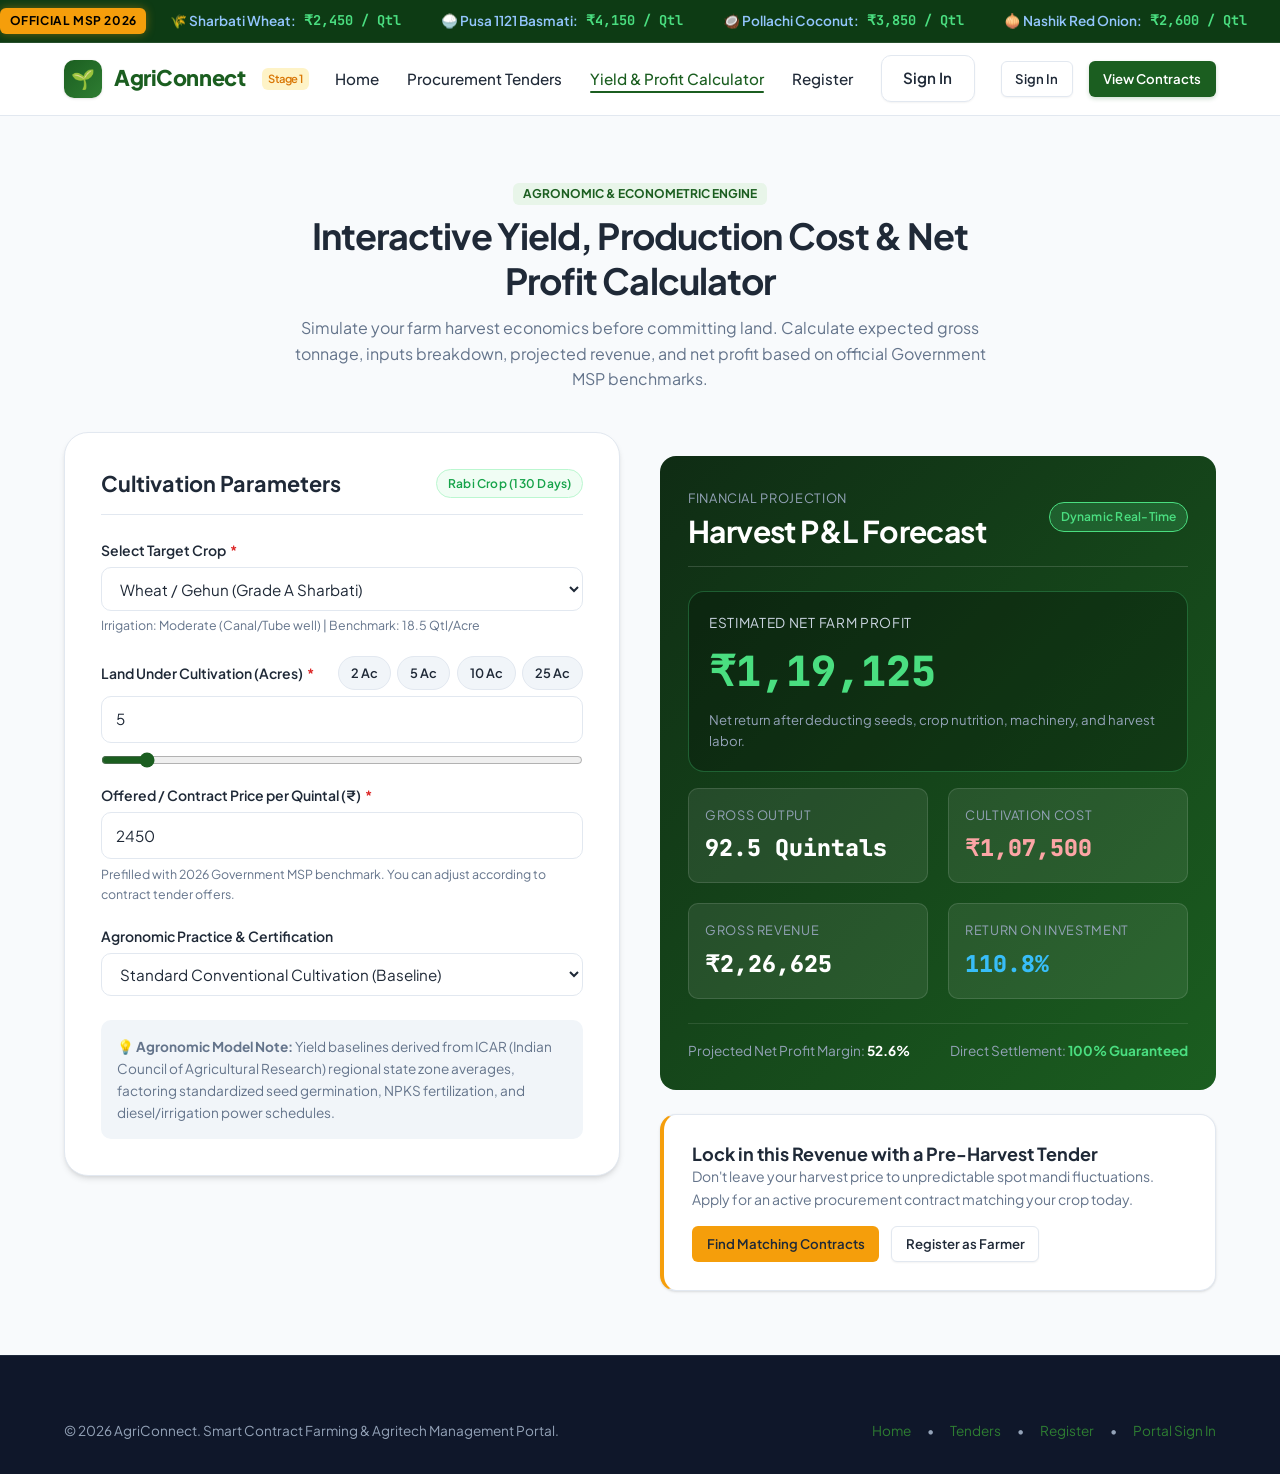
<file: public/estimator.html>
<!DOCTYPE html>
<html lang="en">
<head>
    <meta charset="UTF-8">
    <meta name="viewport" content="width=device-width, initial-scale=1.0">
    <meta name="description" content="Interactive Crop Yield, Cultivation Cost, and Net Farm Revenue Calculator by AgriConnect. Model expected output across 6 staple crops with live MSP benchmarks.">
    <title>Yield & Net Profit Calculator — AgriConnect</title>
    
    <!-- Google Fonts -->
    <link rel="preconnect" href="https://fonts.googleapis.com">
    <link rel="preconnect" href="https://fonts.gstatic.com" crossorigin>
    <link href="https://fonts.googleapis.com/css2?family=Plus+Jakarta+Sans:wght@300;400;500;600;700;800&family=JetBrains+Mono:wght@400;500&display=swap" rel="stylesheet">
    
    <!-- Stylesheet -->
    <link rel="stylesheet" href="../css/styles.css">
    <style>
        .preset-badge {
            cursor: pointer;
            padding: 0.35rem 0.75rem;
            border-radius: var(--radius-full);
            background: var(--bg-alt);
            border: 1px solid var(--border);
            font-size: 0.8rem;
            font-weight: 600;
            transition: all var(--transition-fast);
        }
        .preset-badge:hover {
            background: var(--primary-subtle);
            color: var(--primary);
            border-color: var(--primary);
        }
        .slider-control {
            width: 100%;
            height: 8px;
            border-radius: 4px;
            background: var(--border);
            outline: none;
            accent-color: var(--primary);
            cursor: pointer;
            margin-top: 0.5rem;
        }
    </style>
</head>
<body>

    <!-- MSP Ticker Bar -->
    <div class="msp-ticker-wrapper">
        <div class="container-wide msp-ticker-container">
            <span class="msp-badge">Official MSP 2026</span>
            <div class="msp-ticker-track">
                <div class="msp-item"><span class="crop-title">🌾 Sharbati Wheat:</span> <span class="price">₹2,450 / Qtl</span></div>
                <div class="msp-item"><span class="crop-title">🍚 Pusa 1121 Basmati:</span> <span class="price">₹4,150 / Qtl</span></div>
                <div class="msp-item"><span class="crop-title">🥥 Pollachi Coconut:</span> <span class="price">₹3,850 / Qtl</span></div>
                <div class="msp-item"><span class="crop-title">🧅 Nashik Red Onion:</span> <span class="price">₹2,600 / Qtl</span></div>
                <div class="msp-item"><span class="crop-title">🌱 Shankar-6 Cotton:</span> <span class="price">₹7,200 / Qtl</span></div>
                <div class="msp-item"><span class="crop-title">🫘 Yellow Soybean:</span> <span class="price">₹4,800 / Qtl</span></div>
                <div class="msp-item"><span class="crop-title">🌽 Hybrid Maize:</span> <span class="price">₹2,090 / Qtl</span></div>
                <div class="msp-item"><span class="crop-title">🌼 Mustard Seed:</span> <span class="price">₹5,650 / Qtl</span></div>
            </div>
        </div>
    </div>

    <!-- Header Navigation -->
    <header class="site-header">
        <div class="container navbar">
            <a href="index.html" class="brand-logo">
                <div class="brand-icon">🌱</div>
                <span>AgriConnect</span>
                <span class="brand-tag">Stage 1</span>
            </a>

            <ul class="nav-menu" id="navMenu">
                <li><a href="index.html" class="nav-link">Home</a></li>
                <li><a href="contracts.html" class="nav-link">Procurement Tenders</a></li>
                <li><a href="estimator.html" class="nav-link active">Yield & Profit Calculator</a></li>
                <li><a href="register.html" class="nav-link">Register</a></li>
                <li class="nav-actions-mobile">
                    <a href="../auth/login.php" class="btn btn-secondary btn-block">Sign In</a>
                </li>
            </ul>

            <div class="nav-actions">
                <a href="../auth/login.php" class="btn btn-secondary btn-sm">Sign In</a>
                <a href="contracts.html" class="btn btn-primary btn-sm">View Contracts</a>
            </div>

            <button class="mobile-toggle" id="mobileToggle" aria-label="Toggle Menu">
                <svg width="24" height="24" viewBox="0 0 24 24" fill="none" stroke="currentColor" stroke-width="2">
                    <line x1="3" y1="12" x2="21" y2="12"></line>
                    <line x1="3" y1="6" x2="21" y2="6"></line>
                    <line x1="3" y1="18" x2="21" y2="18"></line>
                </svg>
            </button>
        </div>
    </header>

    <main class="section">
        <div class="container">
            <!-- Header Section -->
            <div style="margin-bottom: 2.5rem; text-align: center; max-width: 700px; margin-left: auto; margin-right: auto;">
                <span class="crop-tag">Agronomic & Econometric Engine</span>
                <h1 style="margin-top: 0.5rem; margin-bottom: 0.75rem;">Interactive Yield, Production Cost & Net Profit Calculator</h1>
                <p class="text-muted">
                    Simulate your farm harvest economics before committing land. Calculate expected gross tonnage, inputs breakdown, projected revenue, and net profit based on official Government MSP benchmarks.
                </p>
            </div>

            <div class="grid grid-2" style="gap: 2.5rem; align-items: start;">
                <!-- Calculator Input Parameters Card -->
                <div class="calculator-card">
                    <div style="display: flex; align-items: center; justify-content: space-between; margin-bottom: 1.5rem; border-bottom: 1px solid var(--border); padding-bottom: 1rem;">
                        <h3 style="margin: 0;">Cultivation Parameters</h3>
                        <span class="badge badge-open" id="crop-season-badge">Rabi Crop (130 Days)</span>
                    </div>

                    <!-- Crop Selection -->
                    <div class="form-group">
                        <label class="form-label" for="calc-crop">Select Target Crop <span class="required">*</span></label>
                        <select id="calc-crop" class="form-control">
                            <option value="wheat" selected>Wheat / Gehun (Grade A Sharbati)</option>
                            <option value="rice">Paddy / Basmati Rice (Pusa 1121)</option>
                            <option value="coconut">Coconut / Thengai (Pollachi Tall)</option>
                            <option value="onion">Red Onion / Pyaz / Vengayam (Nashik Red)</option>
                            <option value="cotton">Cotton / Kapas (Shankar-6)</option>
                            <option value="soybean">Yellow Soybean (JS-335 Non-GMO)</option>
                            <option value="maize">Hybrid Maize / Corn (Kharif/Rabi)</option>
                            <option value="mustard">Mustard Seed / Sarson (Pusa Bold)</option>
                        </select>
                        <span class="input-hint" id="crop-irrigation-note">Irrigation: Moderate (Canal/Tube well) | Benchmark: 18.5 Qtl/Acre</span>
                    </div>

                    <!-- Land Size in Acres -->
                    <div class="form-group">
                        <div style="display: flex; justify-content: space-between; align-items: center;">
                            <label class="form-label" for="calc-acres">Land Under Cultivation (Acres) <span class="required">*</span></label>
                            <div style="display: flex; gap: 0.4rem;">
                                <button type="button" class="preset-badge land-preset-btn" data-acres="2">2 Ac</button>
                                <button type="button" class="preset-badge land-preset-btn" data-acres="5">5 Ac</button>
                                <button type="button" class="preset-badge land-preset-btn" data-acres="10">10 Ac</button>
                                <button type="button" class="preset-badge land-preset-btn" data-acres="25">25 Ac</button>
                            </div>
                        </div>
                        <input type="number" id="calc-acres" class="form-control" value="5" min="0.5" max="100" step="0.5">
                        <input type="range" id="calc-acres-slider" class="slider-control" value="5" min="1" max="50" step="0.5">
                    </div>

                    <!-- Market / MSP Price per Quintal -->
                    <div class="form-group">
                        <label class="form-label" for="calc-price">Offered / Contract Price per Quintal (₹) <span class="required">*</span></label>
                        <input type="number" id="calc-price" class="form-control" value="2450" min="500" max="25000" step="50">
                        <span class="input-hint">Prefilled with 2026 Government MSP benchmark. You can adjust according to contract tender offers.</span>
                    </div>

                    <!-- Farming Practice Type -->
                    <div class="form-group">
                        <label class="form-label" for="calc-farming-type">Agronomic Practice & Certification</label>
                        <select id="calc-farming-type" class="form-control">
                            <option value="conventional" selected>Standard Conventional Cultivation (Baseline)</option>
                            <option value="organic">Certified Organic Farming (+25% Premium Price, -8% Yield)</option>
                            <option value="precision">Precision Smart Irrigation (+15% Yield Boost)</option>
                        </select>
                    </div>

                    <div style="margin-top: 1.5rem; padding: 1rem; background: var(--bg-alt); border-radius: var(--radius-md); font-size: 0.85rem; color: var(--text-muted);">
                        💡 <strong>Agronomic Model Note:</strong> Yield baselines derived from ICAR (Indian Council of Agricultural Research) regional state zone averages, factoring standardized seed germination, NPKS fertilization, and diesel/irrigation power schedules.
                    </div>
                </div>

                <!-- Live Results KPI Summary Card -->
                <div>
                    <div class="calc-summary-box">
                        <div style="display: flex; justify-content: space-between; align-items: center; border-bottom: 1px solid rgba(255,255,255,0.15); padding-bottom: 1rem;">
                            <div>
                                <span style="font-size: 0.8rem; text-transform: uppercase; letter-spacing: 0.05em; color: #94a3b8;">Financial Projection</span>
                                <h2 style="color: #ffffff; margin-top: 0.2rem;">Harvest P&L Forecast</h2>
                            </div>
                            <span class="badge" style="background: rgba(74, 222, 128, 0.2); color: #4ade80; border: 1px solid #4ade80;">Dynamic Real-Time</span>
                        </div>

                        <!-- Highlight Net Profit -->
                        <div style="margin-top: 1.5rem; padding: 1.25rem; background: rgba(0, 0, 0, 0.25); border-radius: var(--radius-lg); border: 1px solid rgba(74, 222, 128, 0.3);">
                            <div style="font-size: 0.85rem; color: #cbd5e1; text-transform: uppercase; letter-spacing: 0.05em;">Estimated Net Farm Profit</div>
                            <div class="calc-kpi-val highlight" id="out-profit" style="font-size: 2.6rem;">₹ 1,19,125</div>
                            <div style="font-size: 0.825rem; color: #94a3b8; margin-top: 0.25rem;">
                                Net return after deducting seeds, crop nutrition, machinery, and harvest labor.
                            </div>
                        </div>

                        <!-- 4 Breakdown KPI Cards -->
                        <div class="calc-summary-grid">
                            <div class="calc-kpi">
                                <div class="calc-kpi-title">Gross Output</div>
                                <div class="calc-kpi-val" id="out-yield" style="font-size: 1.45rem;">92.5 Quintals</div>
                            </div>
                            <div class="calc-kpi">
                                <div class="calc-kpi-title">Cultivation Cost</div>
                                <div class="calc-kpi-val" id="out-cost" style="font-size: 1.45rem; color: #fca5a5;">₹ 1,07,500</div>
                            </div>
                            <div class="calc-kpi">
                                <div class="calc-kpi-title">Gross Revenue</div>
                                <div class="calc-kpi-val" id="out-revenue" style="font-size: 1.45rem;">₹ 2,26,625</div>
                            </div>
                            <div class="calc-kpi">
                                <div class="calc-kpi-title">Return on Investment</div>
                                <div class="calc-kpi-val" id="out-roi" style="font-size: 1.45rem; color: #38bdf8;">110.8%</div>
                            </div>
                        </div>

                        <div style="display: flex; justify-content: space-between; margin-top: 1.5rem; font-size: 0.85rem; color: #94a3b8; border-top: 1px solid rgba(255,255,255,0.1); padding-top: 1rem;">
                            <span>Projected Net Profit Margin: <strong id="out-margin" style="color: #ffffff;">52.6%</strong></span>
                            <span>Direct Settlement: <strong style="color: #4ade80;">100% Guaranteed</strong></span>
                        </div>
                    </div>

                    <!-- Action Box to lock this yield in contract -->
                    <div class="card" style="margin-top: 1.5rem; border-left: 4px solid var(--accent);">
                        <h4>Lock in this Revenue with a Pre-Harvest Tender</h4>
                        <p class="text-muted" style="font-size: 0.875rem; margin-bottom: 1rem;">
                            Don't leave your harvest price to unpredictable spot mandi fluctuations. Apply for an active procurement contract matching your crop today.
                        </p>
                        <div style="display: flex; gap: 0.75rem;">
                            <a href="contracts.html" class="btn btn-accent btn-sm">Find Matching Contracts</a>
                            <a href="register.html" class="btn btn-secondary btn-sm">Register as Farmer</a>
                        </div>
                    </div>
                </div>
            </div>
        </div>
    </main>

    <!-- Global Footer -->
    <footer class="site-footer">
        <div class="container">
            <div class="footer-bottom" style="border: none; padding-top: 0;">
                <div>&copy; 2026 AgriConnect. Smart Contract Farming & Agritech Management Portal.</div>
                <div style="display: flex; gap: 1rem;">
                    <a href="index.html">Home</a> •
                    <a href="contracts.html">Tenders</a> •
                    <a href="register.html">Register</a> •
                    <a href="../auth/login.php">Portal Sign In</a>
                </div>
            </div>
        </div>
    </footer>

    <!-- Client-Side Estimator Engine -->
    <script src="../js/estimator.js"></script>
    <script>
        document.addEventListener('DOMContentLoaded', () => {
            const toggle = document.getElementById('mobileToggle');
            const menu = document.getElementById('navMenu');
            if (toggle && menu) {
                toggle.addEventListener('click', () => menu.classList.toggle('is-active'));
            }
        });
    </script>
</body>
</html>
</file>
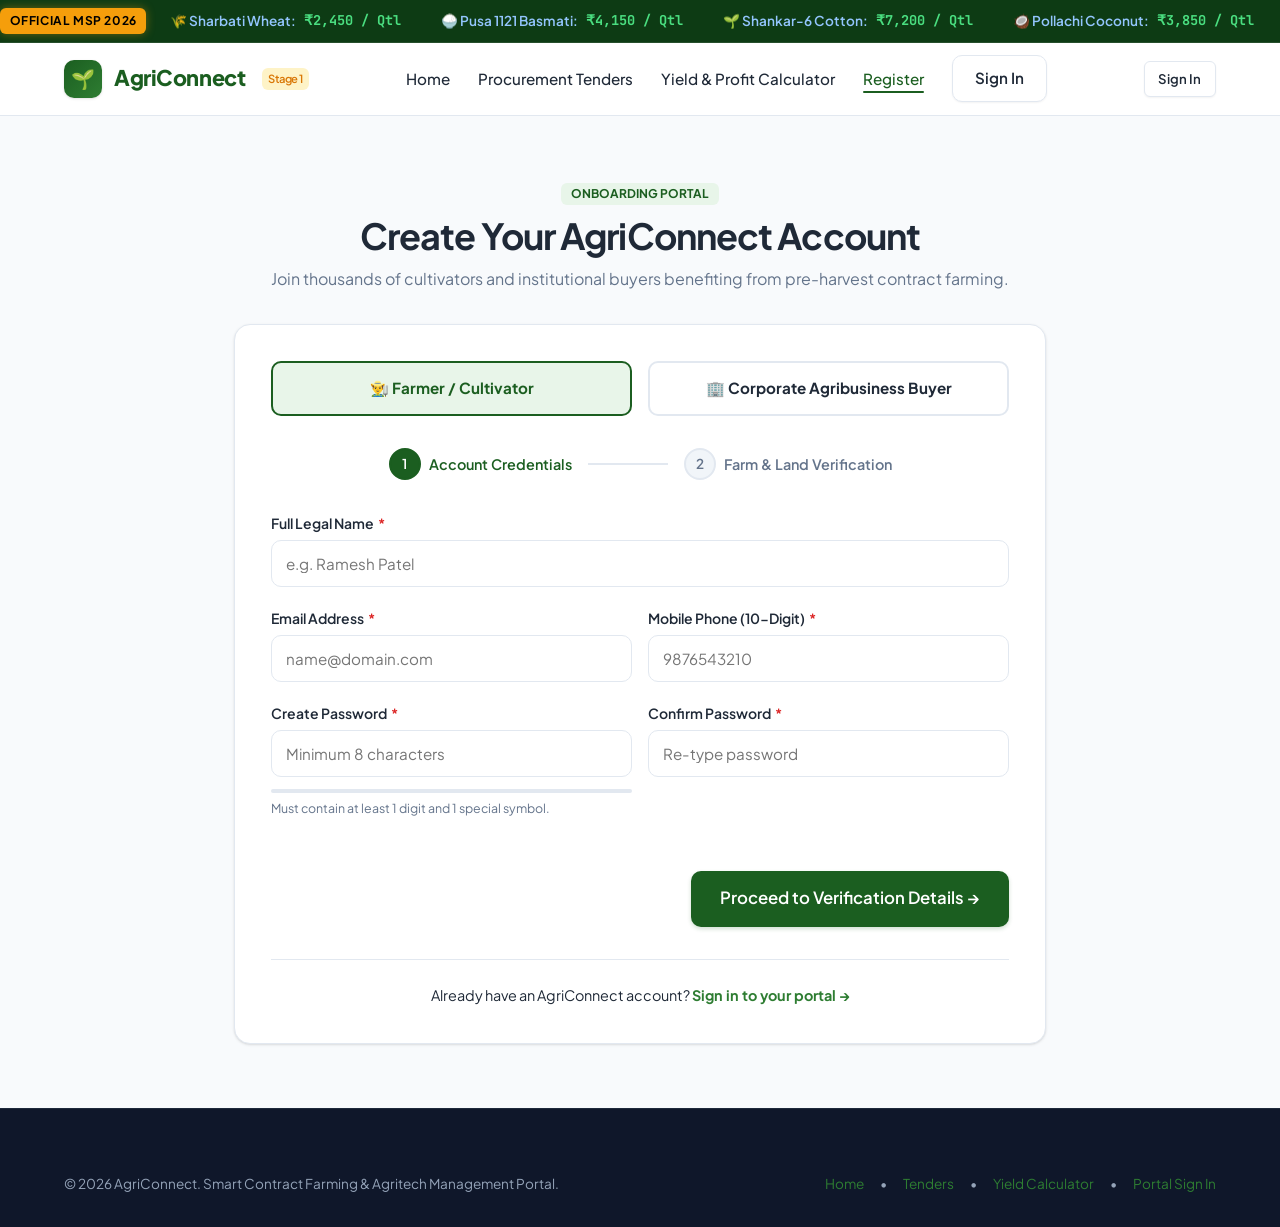
<file: public/register.html>
<!DOCTYPE html>
<html lang="en">
<head>
    <meta charset="UTF-8">
    <meta name="viewport" content="width=device-width, initial-scale=1.0">
    <meta name="description" content="Register as a Farmer or Corporate Buyer on AgriConnect. Secure contract farming agreements, verified land surveys, and direct market procurement.">
    <title>Registration — AgriConnect</title>
    
    <!-- Google Fonts -->
    <link rel="preconnect" href="https://fonts.googleapis.com">
    <link rel="preconnect" href="https://fonts.gstatic.com" crossorigin>
    <link href="https://fonts.googleapis.com/css2?family=Plus+Jakarta+Sans:wght@300;400;500;600;700;800&family=JetBrains+Mono:wght@400;500&display=swap" rel="stylesheet">
    
    <!-- Modern Stylesheet -->
    <link rel="stylesheet" href="../css/styles.css">
    <style>
        .role-tab-btn {
            flex: 1;
            padding: 0.85rem;
            text-align: center;
            font-weight: 700;
            font-size: 0.95rem;
            cursor: pointer;
            border: 2px solid var(--border);
            border-radius: var(--radius-md);
            background: #ffffff;
            transition: all var(--transition-fast);
        }
        .role-tab-btn.active {
            border-color: var(--primary);
            background: var(--primary-subtle);
            color: var(--primary);
        }
        .step-panel {
            display: none;
        }
        .step-panel.active {
            display: block;
            animation: fadeIn 250ms ease;
        }
        @keyframes fadeIn {
            from { opacity: 0; transform: translateY(6px); }
            to { opacity: 1; transform: translateY(0); }
        }
    </style>
</head>
<body>

    <!-- MSP Ticker Bar -->
    <div class="msp-ticker-wrapper">
        <div class="container-wide msp-ticker-container">
            <span class="msp-badge">Official MSP 2026</span>
            <div class="msp-ticker-track">
                <div class="msp-item"><span class="crop-title">🌾 Sharbati Wheat:</span> <span class="price">₹2,450 / Qtl</span></div>
                <div class="msp-item"><span class="crop-title">🍚 Pusa 1121 Basmati:</span> <span class="price">₹4,150 / Qtl</span></div>
                <div class="msp-item"><span class="crop-title">🌱 Shankar-6 Cotton:</span> <span class="price">₹7,200 / Qtl</span></div>
                <div class="msp-item"><span class="crop-title">🥥 Pollachi Coconut:</span> <span class="price">₹3,850 / Qtl</span></div>
                <div class="msp-item"><span class="crop-title">🧅 Nashik Red Onion:</span> <span class="price">₹2,600 / Qtl</span></div>
                <div class="msp-item"><span class="crop-title">🫘 Yellow Soybean:</span> <span class="price">₹4,800 / Qtl</span></div>
            </div>
        </div>
    </div>

    <!-- Header Navigation -->
    <header class="site-header">
        <div class="container navbar">
            <a href="index.html" class="brand-logo">
                <div class="brand-icon">🌱</div>
                <span>AgriConnect</span>
                <span class="brand-tag">Stage 1</span>
            </a>

            <ul class="nav-menu" id="navMenu">
                <li><a href="index.html" class="nav-link">Home</a></li>
                <li><a href="contracts.html" class="nav-link">Procurement Tenders</a></li>
                <li><a href="estimator.html" class="nav-link">Yield & Profit Calculator</a></li>
                <li><a href="register.html" class="nav-link active">Register</a></li>
                <li class="nav-actions-mobile">
                    <a href="../auth/login.php" class="btn btn-secondary btn-block">Sign In</a>
                </li>
            </ul>

            <div class="nav-actions">
                <a href="../auth/login.php" class="btn btn-secondary btn-sm">Sign In</a>
            </div>

            <button class="mobile-toggle" id="mobileToggle" aria-label="Toggle Menu">
                <svg width="24" height="24" viewBox="0 0 24 24" fill="none" stroke="currentColor" stroke-width="2">
                    <line x1="3" y1="12" x2="21" y2="12"></line>
                    <line x1="3" y1="6" x2="21" y2="6"></line>
                    <line x1="3" y1="18" x2="21" y2="18"></line>
                </svg>
            </button>
        </div>
    </header>

    <main class="section">
        <div class="container container-narrow">
            <div class="text-center" style="margin-bottom: 2rem;">
                <span class="crop-tag">Onboarding Portal</span>
                <h1 style="margin-top: 0.5rem; margin-bottom: 0.5rem;">Create Your AgriConnect Account</h1>
                <p class="text-muted">Join thousands of cultivators and institutional buyers benefiting from pre-harvest contract farming.</p>
            </div>

            <div class="card" style="padding: 2.25rem;">
                <!-- Role Selector Tabs -->
                <div style="display: flex; gap: 1rem; margin-bottom: 2rem;">
                    <button type="button" class="role-tab-btn active" id="tabFarmer" data-role="farmer">
                        👨‍🌾 Farmer / Cultivator
                    </button>
                    <button type="button" class="role-tab-btn" id="tabBuyer" data-role="buyer">
                        🏢 Corporate Agribusiness Buyer
                    </button>
                </div>

                <!-- Form Stepper Indicators -->
                <div class="form-stepper">
                    <div class="step-item active" id="stepIndicator1">
                        <div class="step-number">1</div>
                        <span>Account Credentials</span>
                    </div>
                    <div class="step-divider"></div>
                    <div class="step-item" id="stepIndicator2">
                        <div class="step-number">2</div>
                        <span id="step2Label">Farm & Land Verification</span>
                    </div>
                </div>

                <!-- Registration Form with Live Validation -->
                <form id="registrationForm" data-validate="true" action="../auth/register.php" method="POST">
                    <input type="hidden" name="role" id="selectedRole" value="farmer">

                    <!-- STEP 1: Account Credentials -->
                    <div class="step-panel active" id="step1Panel">
                        <div class="form-group">
                            <label class="form-label" for="full_name" id="nameLabel">Full Legal Name <span class="required">*</span></label>
                            <input type="text" id="full_name" name="name" class="form-control" placeholder="e.g. Ramesh Patel" required>
                        </div>

                        <div class="grid grid-2" style="gap: 1rem;">
                            <div class="form-group">
                                <label class="form-label" for="email">Email Address <span class="required">*</span></label>
                                <input type="email" id="email" name="email" class="form-control" placeholder="name@domain.com" required>
                            </div>
                            <div class="form-group">
                                <label class="form-label" for="phone">Mobile Phone (10-Digit) <span class="required">*</span></label>
                                <input type="tel" id="phone" name="phone" class="form-control" placeholder="9876543210" required>
                            </div>
                        </div>

                        <div class="grid grid-2" style="gap: 1rem;">
                            <div class="form-group">
                                <label class="form-label" for="password">Create Password <span class="required">*</span></label>
                                <input type="password" id="password" name="password" class="form-control" placeholder="Minimum 8 characters" required>
                                <div class="password-meter">
                                    <div class="password-meter-fill" id="password-meter-fill"></div>
                                </div>
                                <span class="input-hint" id="password-meter-text">Must contain at least 1 digit and 1 special symbol.</span>
                            </div>

                            <div class="form-group">
                                <label class="form-label" for="confirm_password">Confirm Password <span class="required">*</span></label>
                                <input type="password" id="confirm_password" name="confirm_password" class="form-control" placeholder="Re-type password" required>
                            </div>
                        </div>

                        <div style="display: flex; justify-content: flex-end; margin-top: 2rem;">
                            <button type="button" class="btn btn-primary btn-lg" id="btnNextStep">
                                Proceed to Verification Details &rarr;
                            </button>
                        </div>
                    </div>

                    <!-- STEP 2: Farmer & Buyer Role-Specific Details -->
                    <div class="step-panel" id="step2Panel">
                        <!-- Farmer Specific Profile Fields -->
                        <div id="farmerFields">
                            <div class="grid grid-2" style="gap: 1rem;">
                                <div class="form-group">
                                    <label class="form-label" for="land_acres">Total Farm Area (Acres) <span class="required">*</span></label>
                                    <input type="number" id="land_acres" name="land_acres" class="form-control" placeholder="e.g. 8.5" step="0.1" min="0.1">
                                </div>
                                <div class="form-group">
                                    <label class="form-label" for="soil_type">Predominant Soil Type <span class="required">*</span></label>
                                    <select id="soil_type" name="soil_type" class="form-control">
                                        <option value="Alluvial Black Soil">Alluvial Black Soil</option>
                                        <option value="Red Sandy Loam">Red Sandy Loam</option>
                                        <option value="Clayey Loam">Clayey Loam</option>
                                        <option value="Silty Alluvium">Silty Alluvium</option>
                                    </select>
                                </div>
                            </div>

                            <div class="form-group">
                                <label class="form-label" for="survey_number">Revenue Land Survey / Khasra Number <span class="required">*</span></label>
                                <input type="text" id="survey_number" name="survey_number" class="form-control" placeholder="e.g. SY-4021/B">
                            </div>

                            <div class="grid grid-2" style="gap: 1rem;">
                                <div class="form-group">
                                    <label class="form-label" for="state">State <span class="required">*</span></label>
                                    <input type="text" id="state" name="state" class="form-control" placeholder="e.g. Punjab">
                                </div>
                                <div class="form-group">
                                    <label class="form-label" for="district">District <span class="required">*</span></label>
                                    <input type="text" id="district" name="district" class="form-control" placeholder="e.g. Ludhiana">
                                </div>
                            </div>
                        </div>

                        <!-- Buyer Specific Profile Fields -->
                        <div id="buyerFields" style="display: none;">
                            <div class="form-group">
                                <label class="form-label" for="company_name">Company / FMCG Brand Name <span class="required">*</span></label>
                                <input type="text" id="company_name" name="company_name" class="form-control" placeholder="e.g. ITC Agri-Business Foods Pvt Ltd">
                            </div>

                            <div class="grid grid-2" style="gap: 1rem;">
                                <div class="form-group">
                                    <label class="form-label" for="gstin">Corporate GSTIN / CIN <span class="required">*</span></label>
                                    <input type="text" id="gstin" name="gstin" class="form-control" placeholder="e.g. 07AAAAA0000A1Z5">
                                </div>
                                <div class="form-group">
                                    <label class="form-label" for="procurement_hub">Primary Logistics Mandi <span class="required">*</span></label>
                                    <input type="text" id="procurement_hub" name="procurement_hub" class="form-control" placeholder="e.g. Khanna Grain Terminal">
                                </div>
                            </div>
                        </div>

                        <div class="alert alert-info" style="margin-top: 1.5rem; font-size: 0.825rem;">
                            <span>🔒</span>
                            <div><strong>Direct Backend Persistence:</strong> Submitting will post directly to our Stage 2 PDO registration handler with automatic role-based session assignment.</div>
                        </div>

                        <div style="display: flex; justify-content: space-between; margin-top: 2rem;">
                            <button type="button" class="btn btn-secondary" id="btnPrevStep">&larr; Back to Credentials</button>
                            <button type="submit" class="btn btn-primary btn-lg" id="btnSubmitForm">Complete Registration</button>
                        </div>
                    </div>
                </form>

                <div style="text-align: center; margin-top: 2rem; padding-top: 1.5rem; border-top: 1px solid var(--border); font-size: 0.9rem;">
                    Already have an AgriConnect account? <a href="../auth/login.php" style="font-weight: 700;">Sign in to your portal &rarr;</a>
                </div>
            </div>
        </div>
    </main>

    <!-- Global Footer -->
    <footer class="site-footer">
        <div class="container">
            <div class="footer-bottom" style="border: none; padding-top: 0;">
                <div>&copy; 2026 AgriConnect. Smart Contract Farming & Agritech Management Portal.</div>
                <div style="display: flex; gap: 1rem;">
                    <a href="index.html">Home</a> •
                    <a href="contracts.html">Tenders</a> •
                    <a href="estimator.html">Yield Calculator</a> •
                    <a href="../auth/login.php">Portal Sign In</a>
                </div>
            </div>
        </div>
    </footer>

    <!-- Validation Engine Script -->
    <script src="../js/validation.js"></script>
    <script>
        document.addEventListener('DOMContentLoaded', () => {
            const tabFarmer = document.getElementById('tabFarmer');
            const tabBuyer = document.getElementById('tabBuyer');
            const selectedRole = document.getElementById('selectedRole');
            const nameLabel = document.getElementById('nameLabel');
            const step2Label = document.getElementById('step2Label');
            const farmerFields = document.getElementById('farmerFields');
            const buyerFields = document.getElementById('buyerFields');
            const landAcresInput = document.getElementById('land_acres');

            // Role Tab Switching
            tabFarmer.addEventListener('click', () => {
                tabFarmer.classList.add('active');
                tabBuyer.classList.remove('active');
                selectedRole.value = 'farmer';
                nameLabel.innerHTML = 'Full Legal Name <span class="required">*</span>';
                step2Label.textContent = 'Farm & Land Verification';
                farmerFields.style.display = 'block';
                buyerFields.style.display = 'none';
                if (landAcresInput) landAcresInput.setAttribute('required', 'required');
            });

            tabBuyer.addEventListener('click', () => {
                tabBuyer.classList.add('active');
                tabFarmer.classList.remove('active');
                selectedRole.value = 'buyer';
                nameLabel.innerHTML = 'Corporate Representative Name <span class="required">*</span>';
                step2Label.textContent = 'Corporate & Mandi Verification';
                farmerFields.style.display = 'none';
                buyerFields.style.display = 'block';
                if (landAcresInput) landAcresInput.removeAttribute('required');
            });

            // Step Navigation
            const step1Panel = document.getElementById('step1Panel');
            const step2Panel = document.getElementById('step2Panel');
            const stepInd1 = document.getElementById('stepIndicator1');
            const stepInd2 = document.getElementById('stepIndicator2');
            const btnNext = document.getElementById('btnNextStep');
            const btnPrev = document.getElementById('btnPrevStep');

            btnNext.addEventListener('click', () => {
                // Validate Step 1 Inputs First
                const step1Inputs = step1Panel.querySelectorAll('input');
                let valid = true;
                const validator = new FormValidator('#registrationForm');
                
                step1Inputs.forEach(input => {
                    if (!validator.validateField(input, true)) {
                        valid = false;
                    }
                });

                const pwd = document.getElementById('password');
                const confirm = document.getElementById('confirm_password');
                if (pwd && confirm && pwd.value !== confirm.value) {
                    validator.showError(confirm, 'Passwords do not match.');
                    valid = false;
                }

                if (valid) {
                    step1Panel.classList.remove('active');
                    step2Panel.classList.add('active');
                    stepInd1.classList.remove('active');
                    stepInd2.classList.add('active');
                    window.scrollTo({ top: 100, behavior: 'smooth' });
                }
            });

            btnPrev.addEventListener('click', () => {
                step2Panel.classList.remove('active');
                step1Panel.classList.add('active');
                stepInd2.classList.remove('active');
                stepInd1.classList.add('active');
                window.scrollTo({ top: 100, behavior: 'smooth' });
            });

            // Mobile menu toggle
            const toggle = document.getElementById('mobileToggle');
            const menu = document.getElementById('navMenu');
            if (toggle && menu) {
                toggle.addEventListener('click', () => menu.classList.toggle('is-active'));
            }
        });
    </script>
</body>
</html>
</file>
<file: css/styles.css>
/* ============================================================================
   AgriConnect — Smart Contract Farming & Agritech Management Portal
   Unified Modern Design System & CSS Architecture
   ============================================================================ */

@import url('https://fonts.googleapis.com/css2?family=Plus+Jakarta+Sans:wght@300;400;500;600;700;800&family=JetBrains+Mono:wght@400;500&display=swap');

:root {
    /* Brand Agritech Palette */
    --primary: #1b5e20;
    --primary-light: #2e7d32;
    --primary-dark: #0e3d13;
    --primary-subtle: #e8f5e9;
    --accent: #f59e0b;
    --accent-hover: #d97706;
    --accent-light: #fef3c7;
    
    /* Neutral Surfaces & Text */
    --bg: #f8fafc;
    --bg-alt: #f1f5f9;
    --card: #ffffff;
    --card-hover: #fafafa;
    --text: #1f2937;
    --text-muted: #64748b;
    --text-light: #94a3b8;
    --border: #e2e8f0;
    --border-focus: #2e7d32;

    /* Semantic States */
    --danger: #dc2626;
    --danger-bg: #fef2f2;
    --danger-border: #fecaca;
    --success: #16a34a;
    --success-bg: #f0fdf4;
    --success-border: #bbf7d0;
    --warning: #ea580c;
    --warning-bg: #fff7ed;
    --warning-border: #fed7aa;
    --info: #0284c7;
    --info-bg: #f0f9ff;
    --info-border: #bae6fd;

    /* Typography & Sizing */
    --font-main: 'Plus Jakarta Sans', system-ui, -apple-system, sans-serif;
    --font-mono: 'JetBrains Mono', monospace;

    /* Shadows & Elevations */
    --shadow-xs: 0 1px 2px 0 rgba(0, 0, 0, 0.05);
    --shadow-sm: 0 1px 3px 0 rgba(0, 0, 0, 0.1), 0 1px 2px -1px rgba(0, 0, 0, 0.1);
    --shadow-md: 0 4px 6px -1px rgba(0, 0, 0, 0.1), 0 2px 4px -2px rgba(0, 0, 0, 0.1);
    --shadow-lg: 0 10px 15px -3px rgba(0, 0, 0, 0.1), 0 4px 6px -4px rgba(0, 0, 0, 0.1);
    --shadow-xl: 0 20px 25px -5px rgba(0, 0, 0, 0.1), 0 8px 10px -6px rgba(0, 0, 0, 0.1);

    /* Radii */
    --radius-sm: 6px;
    --radius-md: 10px;
    --radius-lg: 16px;
    --radius-xl: 24px;
    --radius-full: 9999px;

    /* Transitions */
    --transition-fast: 150ms cubic-bezier(0.4, 0, 0.2, 1);
    --transition-base: 250ms cubic-bezier(0.4, 0, 0.2, 1);
    --transition-smooth: 350ms cubic-bezier(0.16, 1, 0.3, 1);
}

/* ----------------------------------------------------------------------------
   Global Reset & Base Rules
   ---------------------------------------------------------------------------- */
*, *::before, *::after {
    box-sizing: border-box;
    margin: 0;
    padding: 0;
}

html {
    font-size: 16px;
    scroll-behavior: smooth;
    -webkit-font-smoothing: antialiased;
    -moz-osx-font-smoothing: grayscale;
}

body {
    font-family: var(--font-main);
    color: var(--text);
    background-color: var(--bg);
    line-height: 1.6;
    min-height: 100vh;
    display: flex;
    flex-direction: column;
}

main {
    flex: 1 0 auto;
}

a {
    color: var(--primary-light);
    text-decoration: none;
    transition: color var(--transition-fast);
}

a:hover {
    color: var(--primary-dark);
}

img, svg {
    display: block;
    max-width: 100%;
}

button, input, select, textarea {
    font: inherit;
    color: inherit;
}

/* ----------------------------------------------------------------------------
   Typography Utilities
   ---------------------------------------------------------------------------- */
h1, h2, h3, h4, h5, h6 {
    color: var(--text);
    font-weight: 700;
    line-height: 1.25;
}

h1 { font-size: 2.25rem; letter-spacing: -0.025em; }
h2 { font-size: 1.875rem; letter-spacing: -0.02em; }
h3 { font-size: 1.35rem; }
h4 { font-size: 1.125rem; }

p { margin-bottom: 0.75rem; }
.text-muted { color: var(--text-muted); }
.text-primary { color: var(--primary); }
.text-accent { color: var(--accent); }
.text-center { text-align: center; }
.font-mono { font-family: var(--font-mono); }
.font-semibold { font-weight: 600; }
.font-bold { font-weight: 700; }

/* ----------------------------------------------------------------------------
   Layout & Container Grids
   ---------------------------------------------------------------------------- */
.container {
    width: 100%;
    max-width: 1200px;
    margin-left: auto;
    margin-right: auto;
    padding-left: 1.5rem;
    padding-right: 1.5rem;
}

.container-narrow {
    max-width: 860px;
}

.container-wide {
    max-width: 1400px;
}

.section {
    padding-top: 4rem;
    padding-bottom: 4rem;
}

.section-alt {
    background-color: var(--bg-alt);
}

.grid {
    display: grid;
    gap: 1.5rem;
}

.grid-2 { grid-template-columns: repeat(2, 1fr); }
.grid-3 { grid-template-columns: repeat(3, 1fr); }
.grid-4 { grid-template-columns: repeat(4, 1fr); }

@media (max-width: 992px) {
    .grid-4 { grid-template-columns: repeat(2, 1fr); }
    .grid-3 { grid-template-columns: repeat(2, 1fr); }
}

@media (max-width: 640px) {
    .grid-4, .grid-3, .grid-2 { grid-template-columns: 1fr; }
    h1 { font-size: 1.75rem; }
    h2 { font-size: 1.45rem; }
    .section { padding-top: 2.5rem; padding-bottom: 2.5rem; }
}

.flex { display: flex; }
.flex-col { flex-direction: column; }
.items-center { align-items: center; }
.justify-between { justify-content: space-between; }
.justify-center { justify-content: center; }
.gap-1 { gap: 0.5rem; }
.gap-2 { gap: 1rem; }
.gap-3 { gap: 1.5rem; }
.gap-4 { gap: 2rem; }

/* ----------------------------------------------------------------------------
   MSP Live Marquee Ticker
   ---------------------------------------------------------------------------- */
.msp-ticker-wrapper {
    background: #0d3b14;
    color: #ffffff;
    font-size: 0.85rem;
    padding: 0.5rem 0;
    overflow: hidden;
    white-space: nowrap;
    border-bottom: 1px solid rgba(255, 255, 255, 0.1);
    position: relative;
    z-index: 40;
}

.msp-ticker-container {
    display: flex;
    align-items: center;
}

.msp-badge {
    background: var(--accent);
    color: #000;
    font-weight: 700;
    padding: 0.2rem 0.6rem;
    border-radius: var(--radius-sm);
    font-size: 0.75rem;
    text-transform: uppercase;
    letter-spacing: 0.05em;
    flex-shrink: 0;
    margin-right: 1.5rem;
    box-shadow: 0 0 10px rgba(245, 158, 11, 0.4);
}

.msp-ticker-track {
    display: inline-flex;
    animation: marquee 30s linear infinite;
}

.msp-ticker-track:hover {
    animation-play-state: paused;
}

.msp-item {
    margin-right: 2.5rem;
    display: inline-flex;
    align-items: center;
    gap: 0.5rem;
}

.msp-item .crop-title {
    color: #93c5fd;
    font-weight: 600;
}

.msp-item .price {
    color: #4ade80;
    font-weight: 700;
    font-family: var(--font-mono);
}

@keyframes marquee {
    0% { transform: translateX(0%); }
    100% { transform: translateX(-50%); }
}

/* ----------------------------------------------------------------------------
   Global Header & Navigation
   ---------------------------------------------------------------------------- */
.site-header {
    background: rgba(255, 255, 255, 0.95);
    backdrop-filter: blur(12px);
    border-bottom: 1px solid var(--border);
    position: sticky;
    top: 0;
    z-index: 50;
    transition: box-shadow var(--transition-fast);
}

.navbar {
    display: flex;
    align-items: center;
    justify-content: space-between;
    height: 72px;
}

.brand-logo {
    display: flex;
    align-items: center;
    gap: 0.75rem;
    text-decoration: none;
    color: var(--primary);
    font-weight: 800;
    font-size: 1.35rem;
    letter-spacing: -0.02em;
}

.brand-icon {
    width: 38px;
    height: 38px;
    background: linear-gradient(135deg, var(--primary), var(--primary-light));
    border-radius: var(--radius-md);
    display: flex;
    align-items: center;
    justify-content: center;
    color: #fff;
    box-shadow: var(--shadow-sm);
    font-size: 1.2rem;
}

.brand-tag {
    font-size: 0.7rem;
    font-weight: 600;
    color: var(--accent-hover);
    background: var(--accent-light);
    padding: 2px 6px;
    border-radius: var(--radius-sm);
    margin-left: 0.3rem;
}

.nav-menu {
    display: flex;
    align-items: center;
    list-style: none;
    gap: 1.75rem;
}

.nav-link {
    color: var(--text);
    font-weight: 500;
    font-size: 0.95rem;
    position: relative;
    padding: 0.35rem 0;
    transition: color var(--transition-fast);
}

.nav-link:hover, .nav-link.active {
    color: var(--primary);
}

.nav-link.active::after {
    content: '';
    position: absolute;
    bottom: 0;
    left: 0;
    width: 100%;
    height: 2px;
    background: var(--primary);
    border-radius: var(--radius-full);
}

.nav-actions {
    display: flex;
    align-items: center;
    gap: 1rem;
}

.user-badge {
    display: flex;
    align-items: center;
    gap: 0.5rem;
    padding: 0.35rem 0.85rem;
    background: var(--bg-alt);
    border: 1px solid var(--border);
    border-radius: var(--radius-full);
    font-size: 0.85rem;
}

.mobile-toggle {
    display: none;
    background: none;
    border: none;
    cursor: pointer;
    padding: 0.5rem;
    color: var(--text);
}

@media (max-width: 868px) {
    .mobile-toggle {
        display: block;
    }

    .nav-menu {
        position: fixed;
        top: 72px;
        left: 0;
        width: 100%;
        background: #ffffff;
        flex-direction: column;
        padding: 2rem 1.5rem;
        gap: 1.25rem;
        border-bottom: 1px solid var(--border);
        box-shadow: var(--shadow-lg);
        transform: translateY(-150%);
        transition: transform var(--transition-base);
        z-index: 45;
    }

    .nav-menu.is-active {
        transform: translateY(0);
    }

    .nav-actions {
        display: none;
    }

    .nav-menu .nav-actions-mobile {
        display: flex;
        flex-direction: column;
        width: 100%;
        gap: 0.75rem;
        margin-top: 1rem;
        padding-top: 1rem;
        border-top: 1px solid var(--border);
    }
}

/* ----------------------------------------------------------------------------
   Buttons & Interactive Elements
   ---------------------------------------------------------------------------- */
.btn {
    display: inline-flex;
    align-items: center;
    justify-content: center;
    gap: 0.5rem;
    padding: 0.65rem 1.35rem;
    border-radius: var(--radius-md);
    font-weight: 600;
    font-size: 0.95rem;
    cursor: pointer;
    border: 1px solid transparent;
    transition: all var(--transition-fast);
    text-align: center;
    white-space: nowrap;
}

.btn-primary {
    background: var(--primary);
    color: #ffffff !important;
    box-shadow: 0 2px 4px rgba(27, 94, 32, 0.2);
}

.btn-primary:hover {
    background: var(--primary-light);
    transform: translateY(-1px);
    box-shadow: 0 4px 10px rgba(27, 94, 32, 0.3);
}

.btn-accent {
    background: var(--accent);
    color: #1f2937 !important;
}

.btn-accent:hover {
    background: var(--accent-hover);
    color: #ffffff !important;
    transform: translateY(-1px);
}

.btn-secondary {
    background: #ffffff;
    color: var(--text);
    border-color: var(--border);
    box-shadow: var(--shadow-xs);
}

.btn-secondary:hover {
    background: var(--bg-alt);
    border-color: #cbd5e1;
}

.btn-outline {
    background: transparent;
    color: var(--primary);
    border-color: var(--primary);
}

.btn-outline:hover {
    background: var(--primary-subtle);
}

.btn-success {
    background: var(--success);
    color: #ffffff;
}
.btn-success:hover { background: #15803d; }

.btn-danger {
    background: var(--danger);
    color: #ffffff;
}
.btn-danger:hover { background: #b91c1c; }

.btn-sm {
    padding: 0.4rem 0.85rem;
    font-size: 0.825rem;
    border-radius: var(--radius-sm);
}

.btn-lg {
    padding: 0.85rem 1.75rem;
    font-size: 1.05rem;
}

.btn-block {
    width: 100%;
}

/* ----------------------------------------------------------------------------
   Badges & Status Indicators
   ---------------------------------------------------------------------------- */
.badge {
    display: inline-flex;
    align-items: center;
    gap: 0.35rem;
    padding: 0.25rem 0.65rem;
    font-size: 0.75rem;
    font-weight: 600;
    border-radius: var(--radius-full);
    text-transform: capitalize;
    letter-spacing: 0.02em;
}

.badge-pending {
    background: var(--warning-bg);
    color: var(--warning);
    border: 1px solid var(--warning-border);
}

.badge-approved {
    background: var(--success-bg);
    color: var(--success);
    border: 1px solid var(--success-border);
}

.badge-rejected {
    background: var(--danger-bg);
    color: var(--danger);
    border: 1px solid var(--danger-border);
}

.badge-open {
    background: var(--success-bg);
    color: var(--success);
    border: 1px solid var(--success-border);
}

.badge-closed {
    background: #f1f5f9;
    color: #64748b;
    border: 1px solid #cbd5e1;
}

.badge-role-farmer {
    background: #e8f5e9;
    color: #1b5e20;
    border: 1px solid #c8e6c9;
}

.badge-role-buyer {
    background: #e0f2fe;
    color: #0369a1;
    border: 1px solid #bae6fd;
}

.badge-role-admin {
    background: #f3e8ff;
    color: #7e22ce;
    border: 1px solid #e9d5ff;
}

/* ----------------------------------------------------------------------------
   Card Components
   ---------------------------------------------------------------------------- */
.card {
    background: var(--card);
    border: 1px solid var(--border);
    border-radius: var(--radius-lg);
    padding: 1.75rem;
    box-shadow: var(--shadow-sm);
    transition: transform var(--transition-base), box-shadow var(--transition-base), border-color var(--transition-base);
}

.card:hover {
    border-color: #cbd5e1;
    box-shadow: var(--shadow-md);
}

.card-header {
    margin-bottom: 1.25rem;
    padding-bottom: 0.85rem;
    border-bottom: 1px solid var(--border);
    display: flex;
    align-items: center;
    justify-content: space-between;
}

/* Stat Metric Cards */
.stat-card {
    background: #ffffff;
    border: 1px solid var(--border);
    border-radius: var(--radius-lg);
    padding: 1.5rem;
    box-shadow: var(--shadow-sm);
    display: flex;
    align-items: flex-start;
    justify-content: space-between;
    position: relative;
    overflow: hidden;
}

.stat-card::before {
    content: '';
    position: absolute;
    top: 0;
    left: 0;
    width: 4px;
    height: 100%;
    background: var(--primary);
}

.stat-card.stat-accent::before { background: var(--accent); }
.stat-card.stat-success::before { background: var(--success); }
.stat-card.stat-warning::before { background: var(--warning); }

.stat-label {
    font-size: 0.85rem;
    font-weight: 600;
    color: var(--text-muted);
    text-transform: uppercase;
    letter-spacing: 0.04em;
    margin-bottom: 0.4rem;
}

.stat-value {
    font-size: 1.85rem;
    font-weight: 800;
    color: var(--text);
    font-family: var(--font-mono);
    line-height: 1.1;
}

.stat-subtext {
    font-size: 0.8rem;
    color: var(--text-muted);
    margin-top: 0.35rem;
}

.stat-icon {
    width: 44px;
    height: 44px;
    border-radius: var(--radius-md);
    background: var(--bg-alt);
    display: flex;
    align-items: center;
    justify-content: center;
    font-size: 1.4rem;
    color: var(--primary);
}

/* Procurement Tender Card */
.contract-card {
    background: var(--card);
    border: 1px solid var(--border);
    border-radius: var(--radius-lg);
    padding: 1.5rem;
    display: flex;
    flex-direction: column;
    justify-content: space-between;
    box-shadow: var(--shadow-sm);
    transition: transform var(--transition-smooth), box-shadow var(--transition-smooth), border-color var(--transition-base);
}

.contract-card:hover {
    transform: translateY(-4px);
    box-shadow: var(--shadow-lg);
    border-color: #94a3b8;
}

.contract-header {
    display: flex;
    align-items: flex-start;
    justify-content: space-between;
    gap: 1rem;
    margin-bottom: 1rem;
}

.crop-tag {
    font-size: 0.75rem;
    font-weight: 700;
    color: var(--primary);
    background: var(--primary-subtle);
    padding: 0.2rem 0.6rem;
    border-radius: var(--radius-sm);
    text-transform: uppercase;
}

.contract-price {
    font-size: 1.45rem;
    font-weight: 800;
    color: var(--primary-dark);
    font-family: var(--font-mono);
}

.contract-price span {
    font-size: 0.8rem;
    font-weight: 500;
    color: var(--text-muted);
}

.contract-meta {
    display: grid;
    grid-template-columns: repeat(2, 1fr);
    gap: 0.75rem;
    margin: 1rem 0;
    padding: 0.85rem 0;
    border-top: 1px dashed var(--border);
    border-bottom: 1px dashed var(--border);
    font-size: 0.875rem;
}

.contract-meta-item {
    display: flex;
    flex-direction: column;
}

.meta-label {
    font-size: 0.75rem;
    color: var(--text-muted);
}

.meta-value {
    font-weight: 600;
    color: var(--text);
}

/* ----------------------------------------------------------------------------
   Tables & Data Presentation
   ---------------------------------------------------------------------------- */
.table-responsive {
    width: 100%;
    overflow-x: auto;
    border-radius: var(--radius-lg);
    border: 1px solid var(--border);
    background: #ffffff;
    box-shadow: var(--shadow-xs);
}

.data-table {
    width: 100%;
    border-collapse: collapse;
    text-align: left;
    font-size: 0.925rem;
}

.data-table thead {
    background: var(--bg-alt);
    border-bottom: 2px solid var(--border);
}

.data-table th {
    padding: 0.9rem 1.15rem;
    font-weight: 700;
    font-size: 0.8rem;
    color: var(--text-muted);
    text-transform: uppercase;
    letter-spacing: 0.05em;
    white-space: nowrap;
}

.data-table td {
    padding: 1rem 1.15rem;
    border-bottom: 1px solid var(--border);
    vertical-align: middle;
}

.data-table tbody tr:last-child td {
    border-bottom: none;
}

.data-table tbody tr {
    transition: background-color var(--transition-fast);
}

.data-table tbody tr:hover {
    background-color: #f8fafc;
}

/* ----------------------------------------------------------------------------
   Form Controls, Inputs, and Validation Feedback
   ---------------------------------------------------------------------------- */
.form-group {
    margin-bottom: 1.25rem;
    display: flex;
    flex-direction: column;
    gap: 0.35rem;
}

.form-label {
    font-size: 0.875rem;
    font-weight: 600;
    color: var(--text);
}

.form-label .required {
    color: var(--danger);
    margin-left: 2px;
}

.form-control {
    width: 100%;
    padding: 0.65rem 0.9rem;
    border: 1.5px solid var(--border);
    border-radius: var(--radius-md);
    background-color: #ffffff;
    color: var(--text);
    font-size: 0.95rem;
    transition: border-color var(--transition-fast), box-shadow var(--transition-fast);
}

.form-control:focus {
    outline: none;
    border-color: var(--border-focus);
    box-shadow: 0 0 0 3px rgba(46, 125, 50, 0.15);
}

.form-control.is-invalid {
    border-color: var(--danger) !important;
    background-color: #fffbfa;
}

.form-control.is-valid {
    border-color: var(--success) !important;
}

.error-msg {
    display: none;
    font-size: 0.8rem;
    color: var(--danger);
    font-weight: 500;
    margin-top: 0.25rem;
}

.error-msg.visible {
    display: flex;
    align-items: center;
    gap: 0.25rem;
}

.input-hint {
    font-size: 0.775rem;
    color: var(--text-muted);
}

/* Password Strength Indicator */
.password-meter {
    height: 4px;
    background: var(--border);
    border-radius: var(--radius-full);
    margin-top: 0.4rem;
    overflow: hidden;
}

.password-meter-fill {
    height: 100%;
    width: 0%;
    transition: width var(--transition-base), background-color var(--transition-base);
}

.password-meter-fill.weak { width: 33%; background: var(--danger); }
.password-meter-fill.medium { width: 66%; background: var(--accent); }
.password-meter-fill.strong { width: 100%; background: var(--success); }

/* Multi-Step Tab Bar */
.form-stepper {
    display: flex;
    align-items: center;
    justify-content: center;
    margin-bottom: 2rem;
    position: relative;
}

.step-item {
    display: flex;
    align-items: center;
    gap: 0.5rem;
    font-weight: 600;
    font-size: 0.9rem;
    color: var(--text-muted);
}

.step-number {
    width: 32px;
    height: 32px;
    border-radius: var(--radius-full);
    background: var(--bg-alt);
    border: 2px solid var(--border);
    display: flex;
    align-items: center;
    justify-content: center;
    font-size: 0.85rem;
}

.step-item.active {
    color: var(--primary);
}

.step-item.active .step-number {
    background: var(--primary);
    border-color: var(--primary);
    color: #ffffff;
}

.step-divider {
    height: 2px;
    background: var(--border);
    flex: 1;
    max-width: 80px;
    margin: 0 1rem;
}

/* ----------------------------------------------------------------------------
   Alerts & Banners
   ---------------------------------------------------------------------------- */
.alert {
    padding: 0.9rem 1.25rem;
    border-radius: var(--radius-md);
    margin-bottom: 1.5rem;
    display: flex;
    align-items: flex-start;
    gap: 0.75rem;
    font-size: 0.925rem;
}

.alert-success {
    background: var(--success-bg);
    color: #15803d;
    border: 1px solid var(--success-border);
}

.alert-danger {
    background: var(--danger-bg);
    color: #b91c1c;
    border: 1px solid var(--danger-border);
}

.alert-warning {
    background: var(--warning-bg);
    color: #c2410c;
    border: 1px solid var(--warning-border);
}

.alert-info {
    background: var(--info-bg);
    color: #0369a1;
    border: 1px solid var(--info-border);
}

/* ----------------------------------------------------------------------------
   Interactive Modals
   ---------------------------------------------------------------------------- */
.modal-backdrop {
    position: fixed;
    top: 0;
    left: 0;
    width: 100%;
    height: 100%;
    background: rgba(15, 23, 42, 0.65);
    backdrop-filter: blur(4px);
    display: none;
    align-items: center;
    justify-content: center;
    z-index: 100;
    padding: 1.5rem;
}

.modal-backdrop.is-open {
    display: flex;
}

.modal-dialog {
    background: #ffffff;
    border-radius: var(--radius-xl);
    width: 100%;
    max-width: 550px;
    box-shadow: var(--shadow-xl);
    animation: modalSlideIn 250ms cubic-bezier(0.16, 1, 0.3, 1);
    overflow: hidden;
}

@keyframes modalSlideIn {
    from { opacity: 0; transform: translateY(20px) scale(0.97); }
    to { opacity: 1; transform: translateY(0) scale(1); }
}

.modal-header {
    padding: 1.25rem 1.5rem;
    border-bottom: 1px solid var(--border);
    display: flex;
    align-items: center;
    justify-content: space-between;
}

.modal-body {
    padding: 1.5rem;
}

.modal-footer {
    padding: 1rem 1.5rem;
    background: var(--bg-alt);
    border-top: 1px solid var(--border);
    display: flex;
    align-items: center;
    justify-content: flex-end;
    gap: 0.75rem;
}

.modal-close {
    background: none;
    border: none;
    font-size: 1.35rem;
    cursor: pointer;
    color: var(--text-muted);
    line-height: 1;
}

.modal-close:hover {
    color: var(--text);
}

/* ----------------------------------------------------------------------------
   Hero Section & Landing Elements
   ---------------------------------------------------------------------------- */
.hero {
    background: linear-gradient(135deg, #0e3d13 0%, #1b5e20 50%, #2e7d32 100%);
    color: #ffffff;
    padding: 5rem 0 6rem 0;
    position: relative;
    overflow: hidden;
}

.hero::after {
    content: '';
    position: absolute;
    bottom: -1px;
    left: 0;
    width: 100%;
    height: 40px;
    background: var(--bg);
    clip-path: polygon(0 100%, 100% 100%, 100% 0);
}

.hero h1 {
    color: #ffffff;
    font-size: 3rem;
    line-height: 1.15;
    margin-bottom: 1.25rem;
}

.hero p {
    font-size: 1.2rem;
    color: #e2e8f0;
    max-width: 650px;
    margin-bottom: 2rem;
}

.hero-cta {
    display: flex;
    gap: 1rem;
    flex-wrap: wrap;
}

.feature-pill {
    display: inline-flex;
    align-items: center;
    gap: 0.5rem;
    background: rgba(255, 255, 255, 0.15);
    border: 1px solid rgba(255, 255, 255, 0.25);
    padding: 0.4rem 0.85rem;
    border-radius: var(--radius-full);
    font-size: 0.85rem;
    color: #f1f5f9;
    margin-bottom: 1.5rem;
}

/* ----------------------------------------------------------------------------
   Estimator Calculator Card Styling
   ---------------------------------------------------------------------------- */
.calculator-card {
    background: #ffffff;
    border: 1px solid var(--border);
    border-radius: var(--radius-xl);
    padding: 2.25rem;
    box-shadow: var(--shadow-md);
}

.calc-summary-box {
    background: linear-gradient(135deg, #0f2c14, #1b5e20);
    color: #ffffff;
    border-radius: var(--radius-lg);
    padding: 1.75rem;
    margin-top: 1.5rem;
}

.calc-summary-grid {
    display: grid;
    grid-template-columns: repeat(2, 1fr);
    gap: 1.25rem;
    margin-top: 1rem;
}

.calc-kpi {
    padding: 1rem;
    background: rgba(255, 255, 255, 0.08);
    border-radius: var(--radius-md);
    border: 1px solid rgba(255, 255, 255, 0.12);
}

.calc-kpi-title {
    font-size: 0.8rem;
    text-transform: uppercase;
    color: #94a3b8;
    letter-spacing: 0.05em;
}

.calc-kpi-val {
    font-size: 1.65rem;
    font-weight: 800;
    font-family: var(--font-mono);
    margin-top: 0.25rem;
    color: #ffffff;
}

.calc-kpi-val.highlight {
    color: #4ade80;
}

/* ----------------------------------------------------------------------------
   Global Footer
   ---------------------------------------------------------------------------- */
.site-footer {
    background: #0f172a;
    color: #94a3b8;
    padding: 4rem 0 2rem 0;
    margin-top: auto;
    border-top: 1px solid #1e293b;
    font-size: 0.9rem;
}

.footer-grid {
    display: grid;
    grid-template-columns: 2fr 1fr 1fr 1.5fr;
    gap: 2.5rem;
    margin-bottom: 3rem;
}

@media (max-width: 900px) {
    .footer-grid {
        grid-template-columns: 1fr 1fr;
    }
}

@media (max-width: 600px) {
    .footer-grid {
        grid-template-columns: 1fr;
    }
}

.footer-heading {
    color: #ffffff;
    font-size: 1rem;
    font-weight: 700;
    margin-bottom: 1.25rem;
    letter-spacing: -0.01em;
}

.footer-links {
    list-style: none;
    display: flex;
    flex-direction: column;
    gap: 0.65rem;
}

.footer-links a {
    color: #94a3b8;
    transition: color var(--transition-fast);
}

.footer-links a:hover {
    color: #38bdf8;
}

.footer-bottom {
    padding-top: 2rem;
    border-top: 1px solid #1e293b;
    display: flex;
    align-items: center;
    justify-content: space-between;
    font-size: 0.85rem;
    flex-wrap: wrap;
    gap: 1rem;
}
</file>
